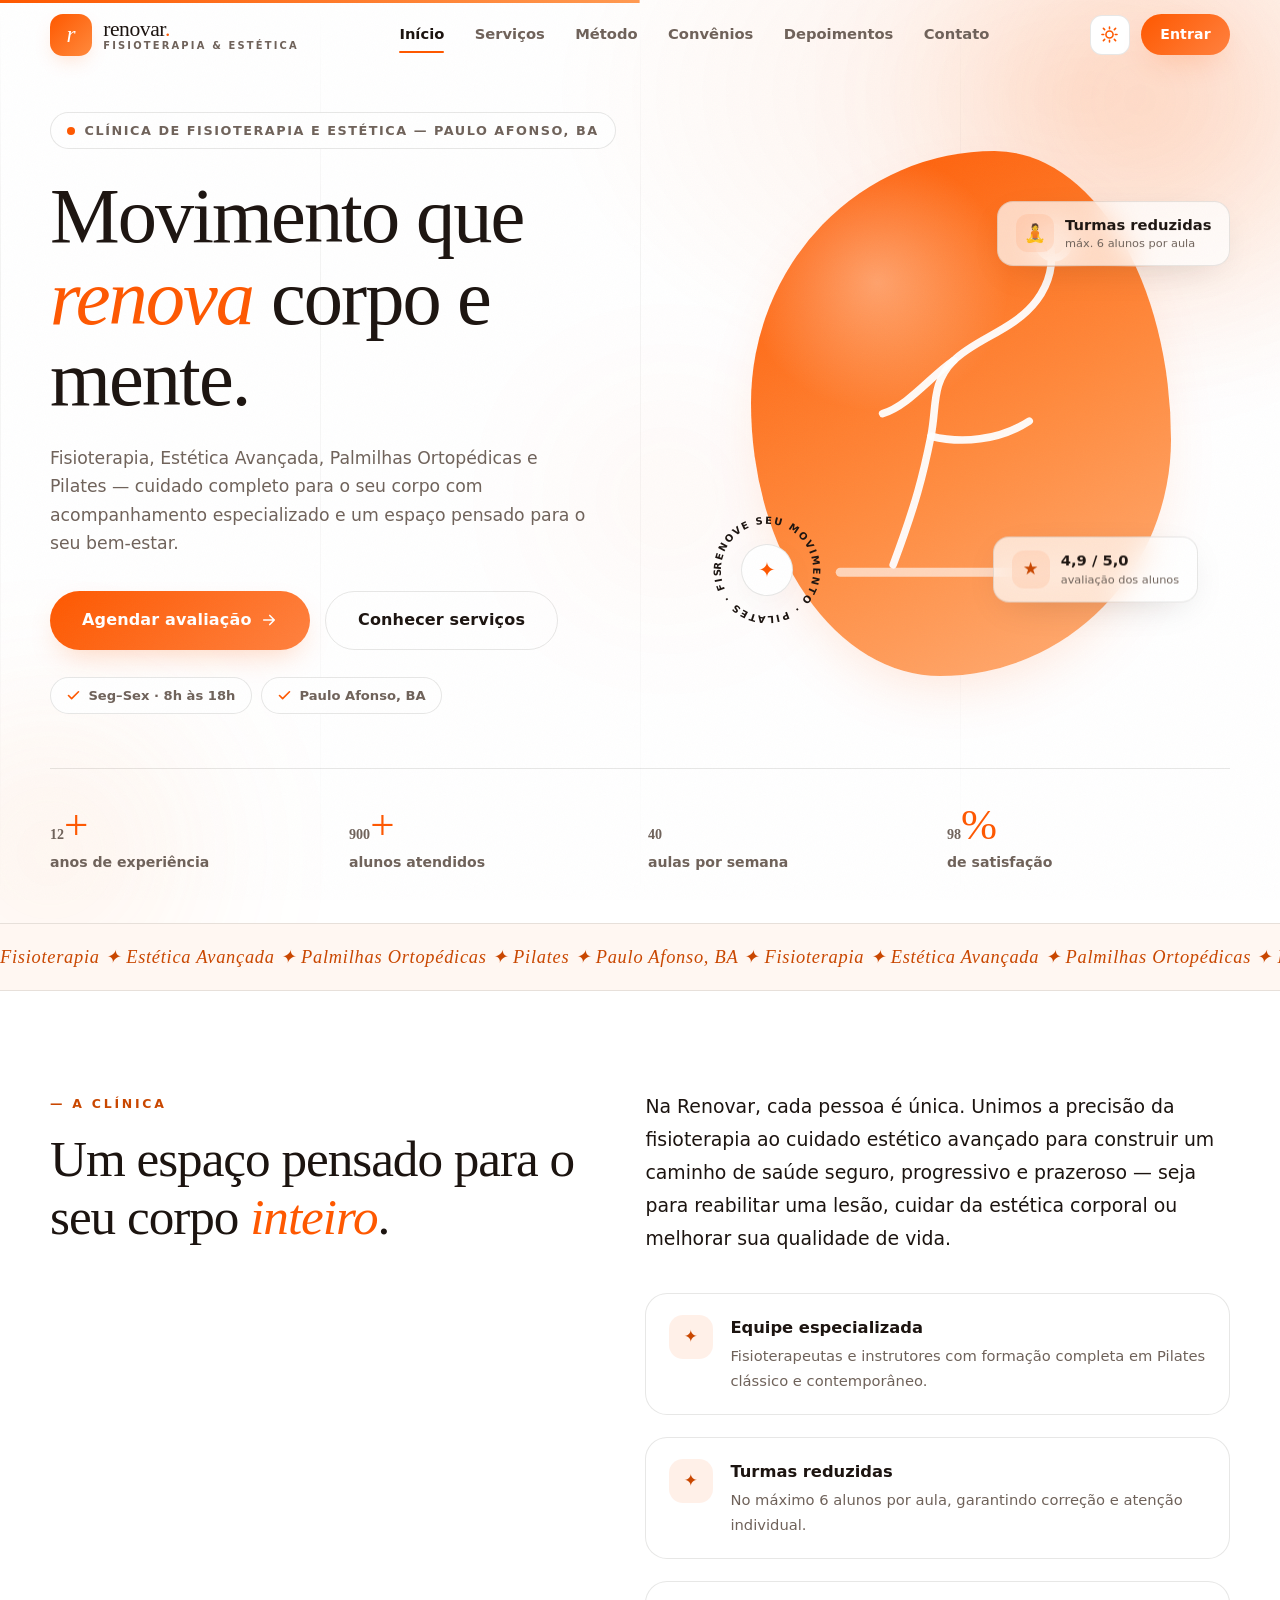
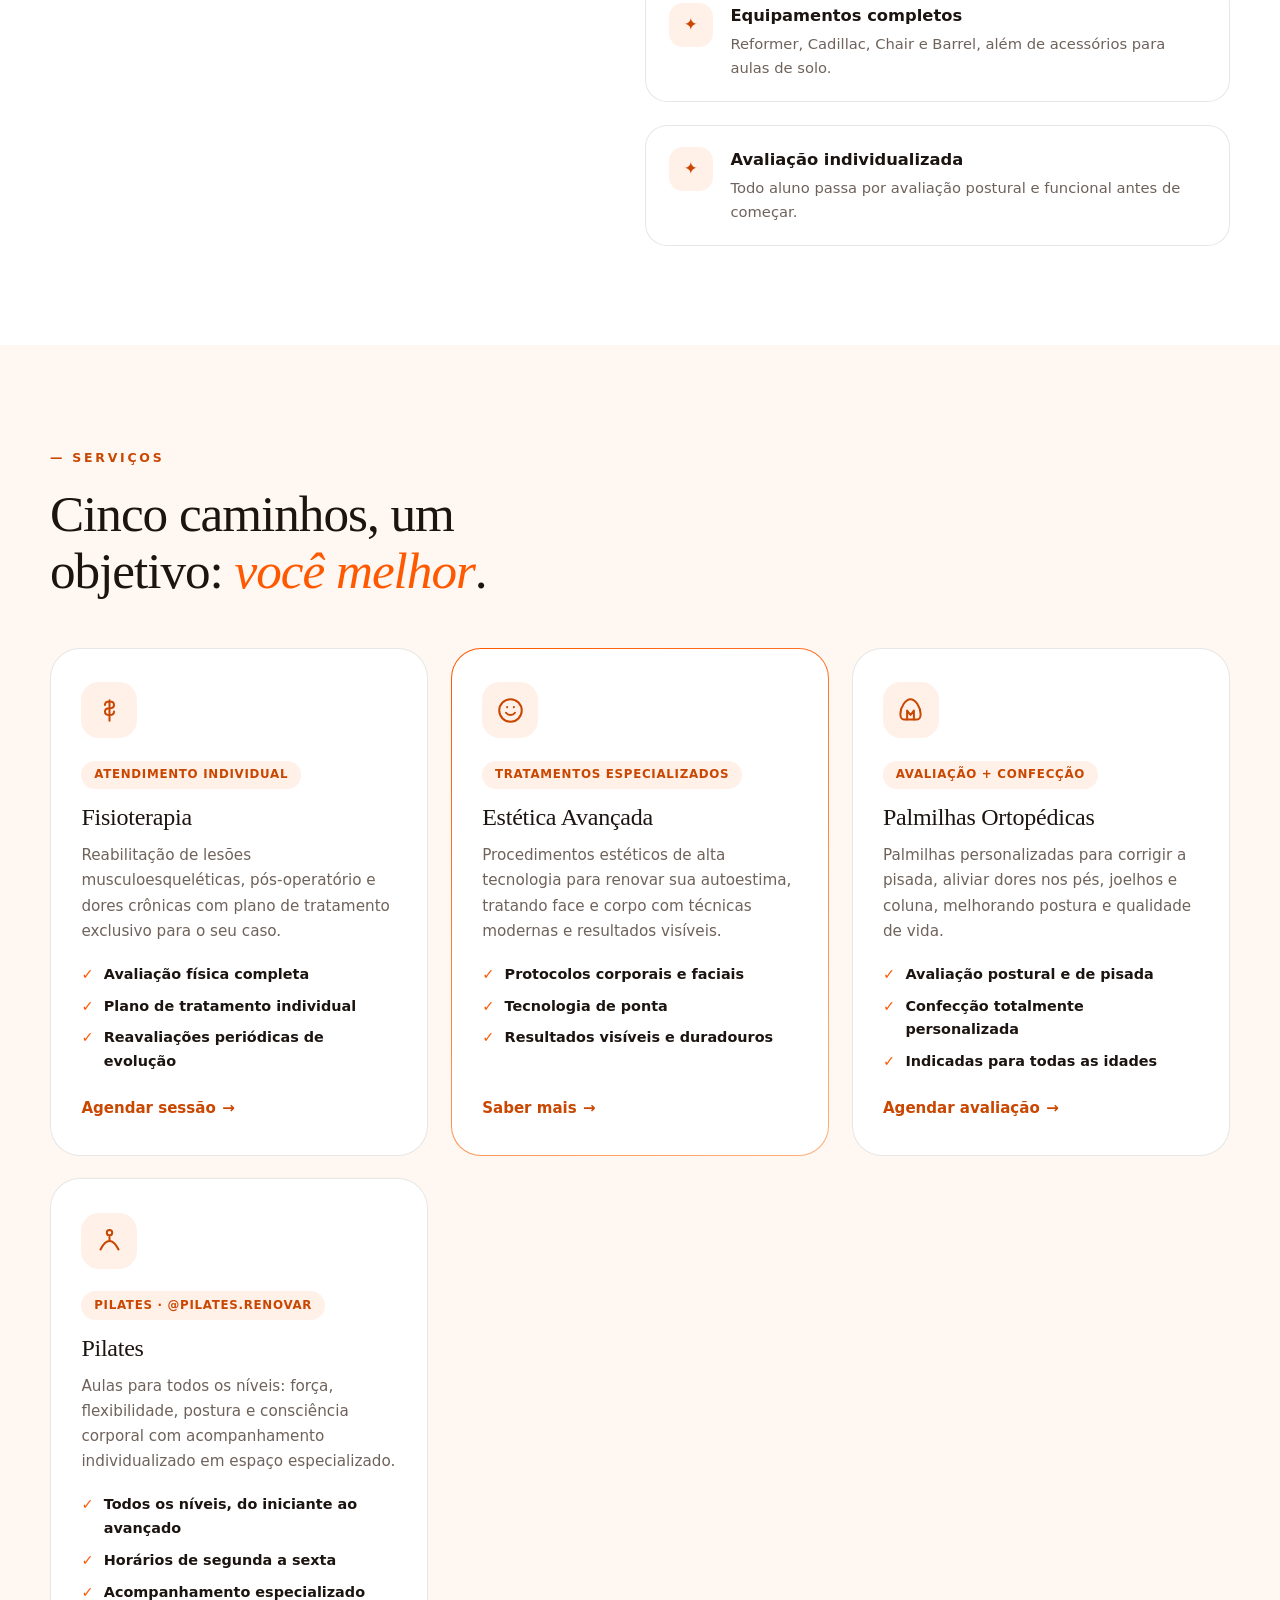
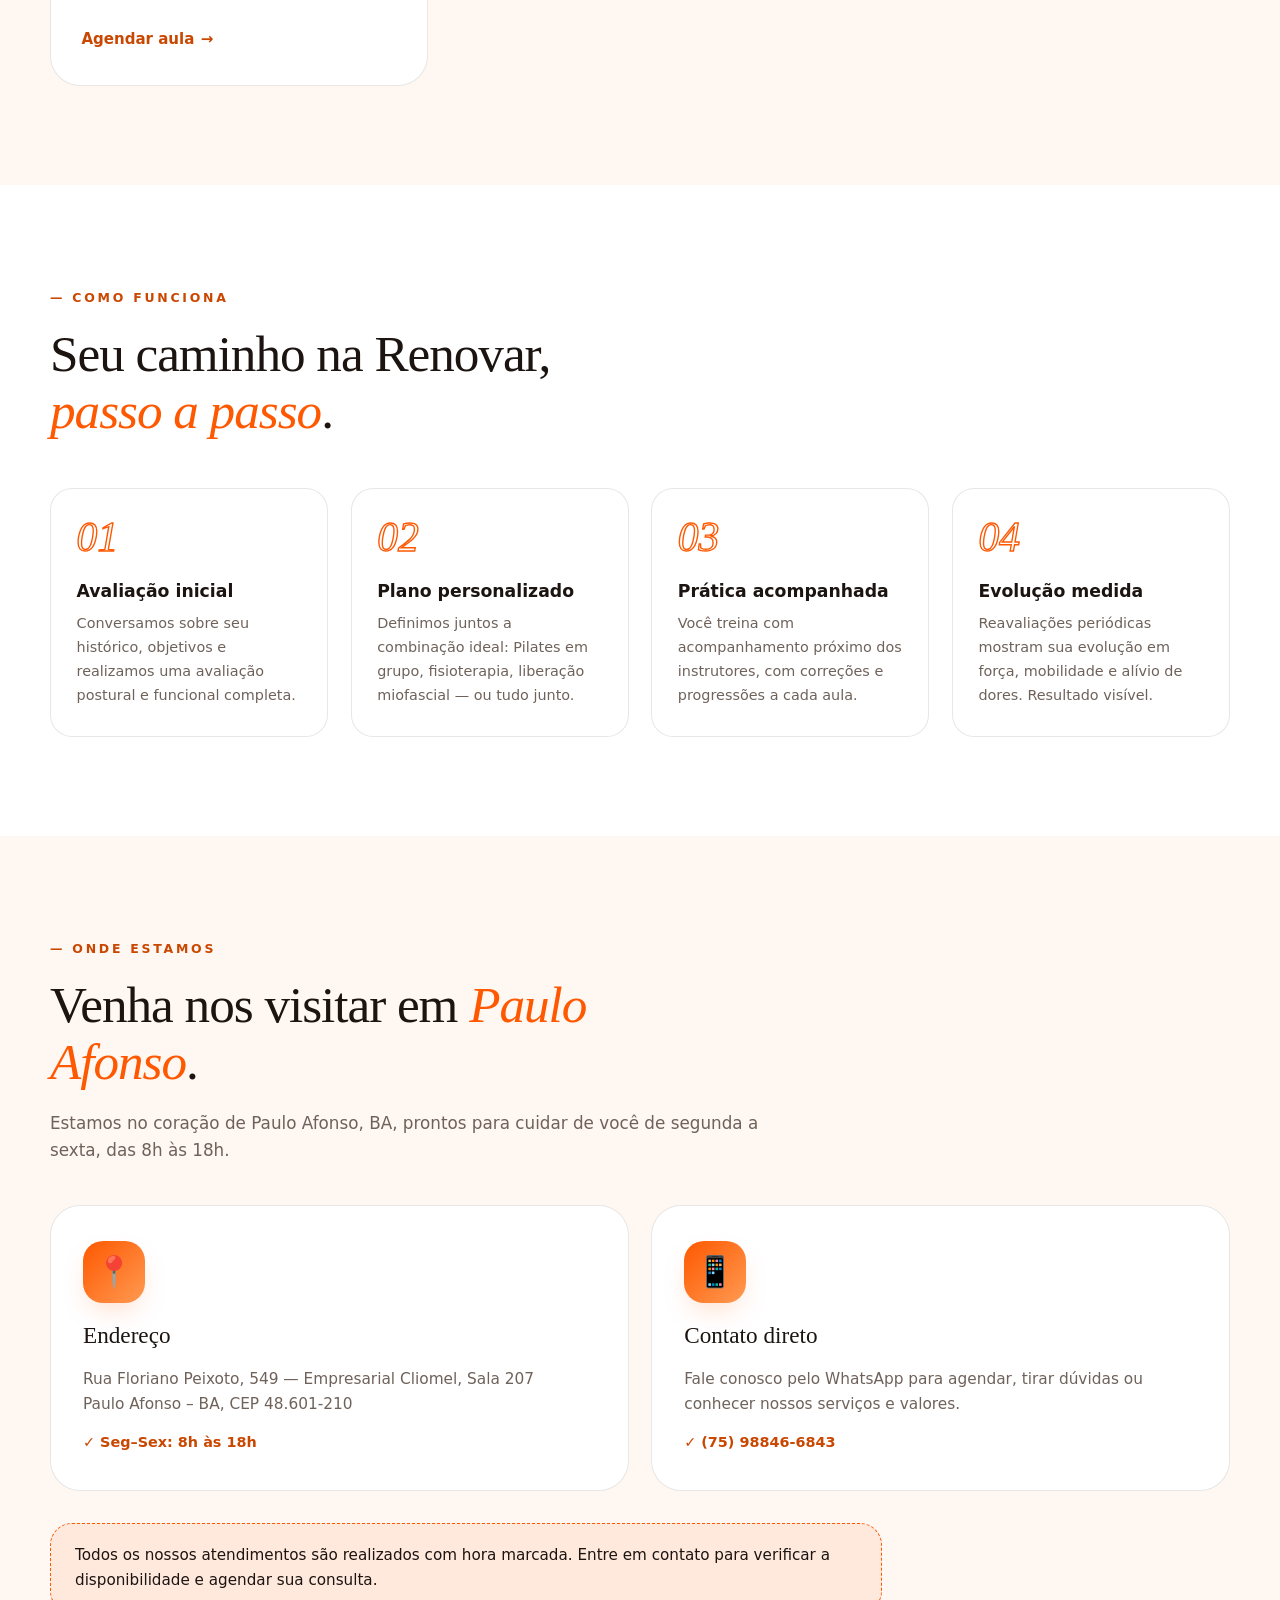
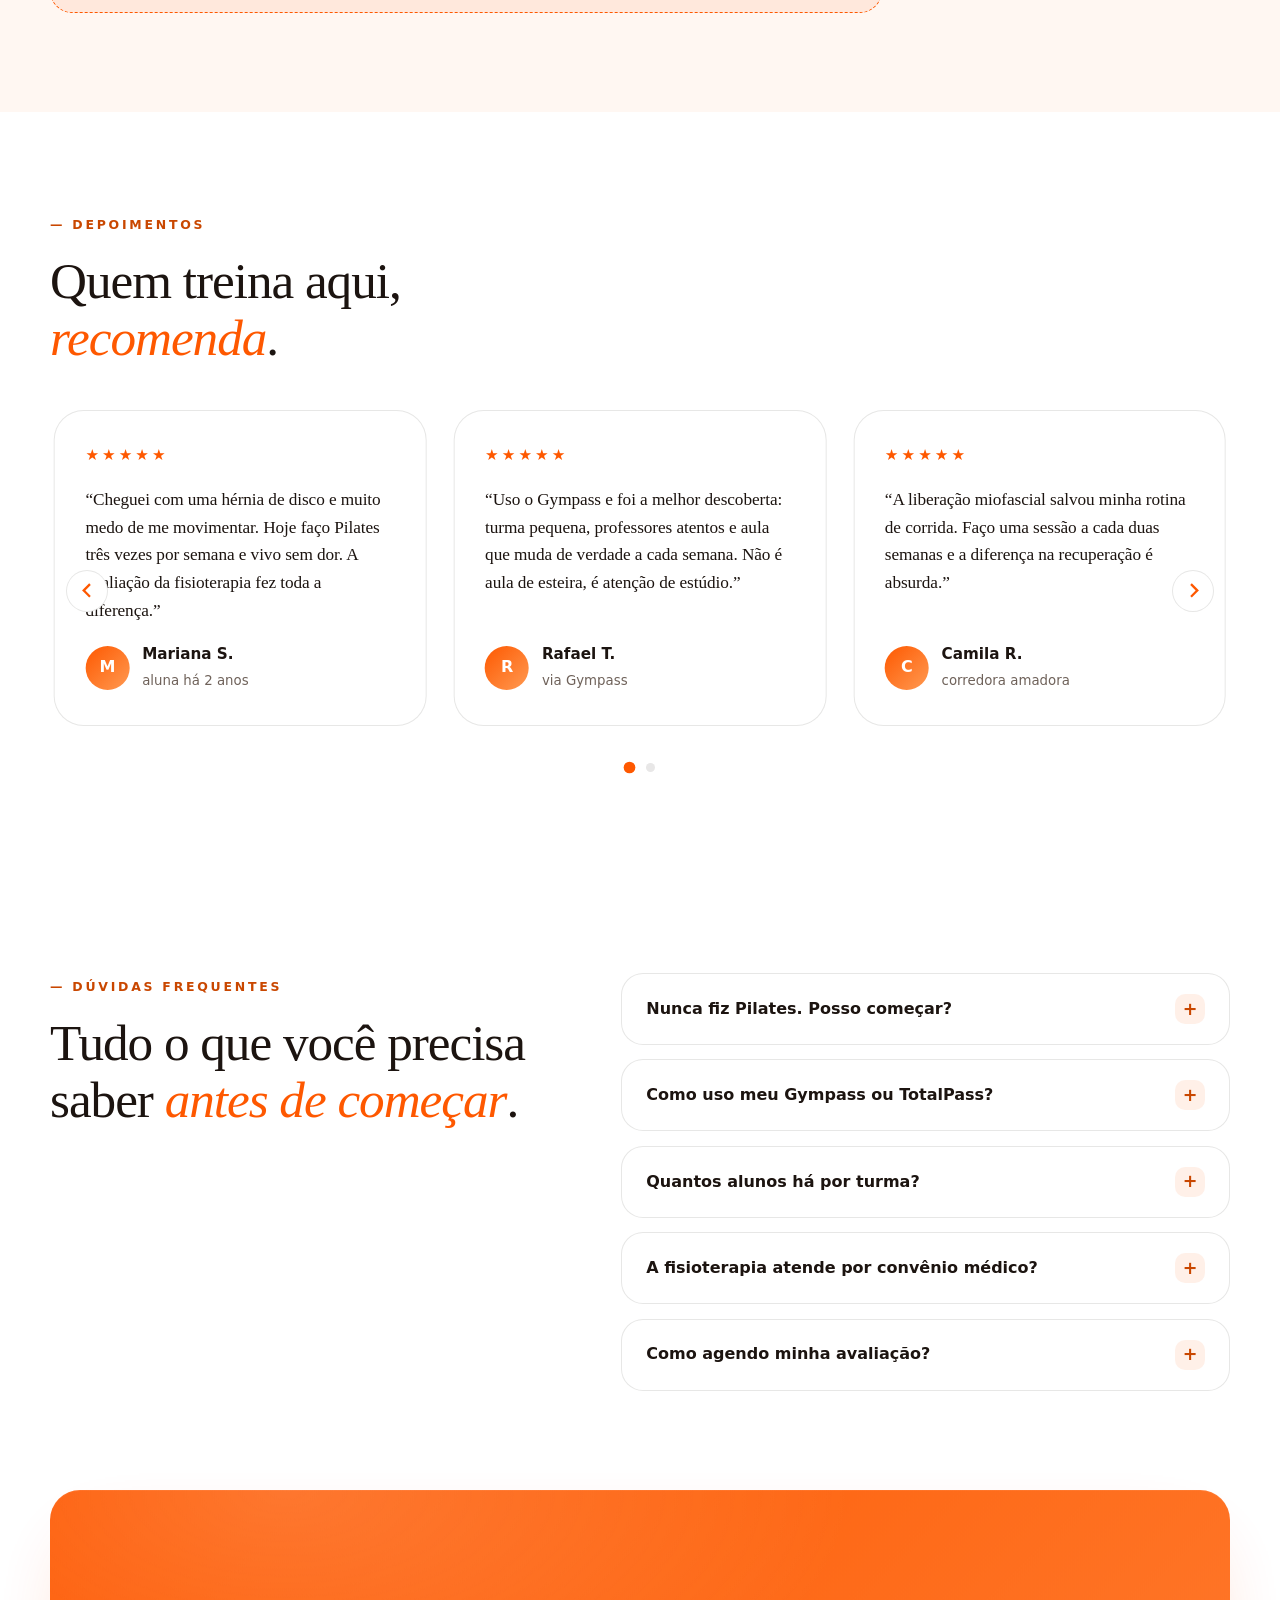
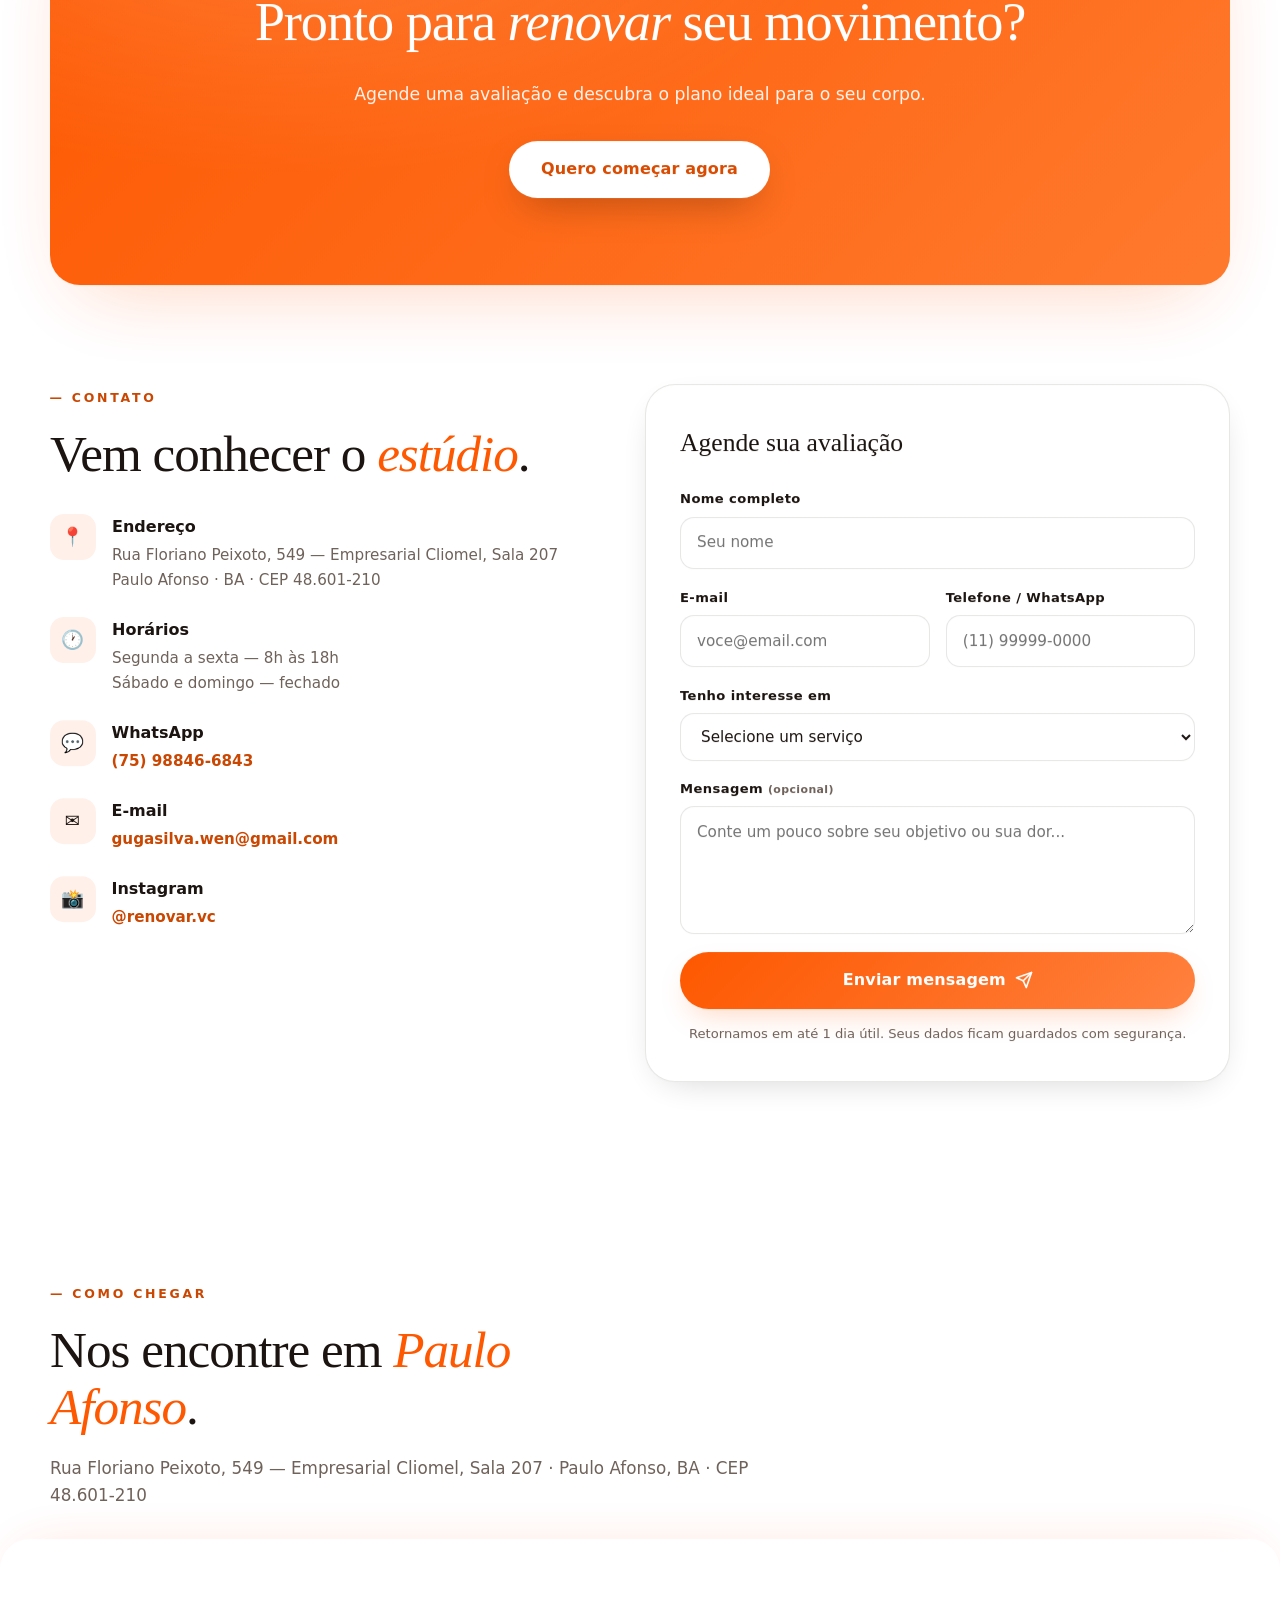
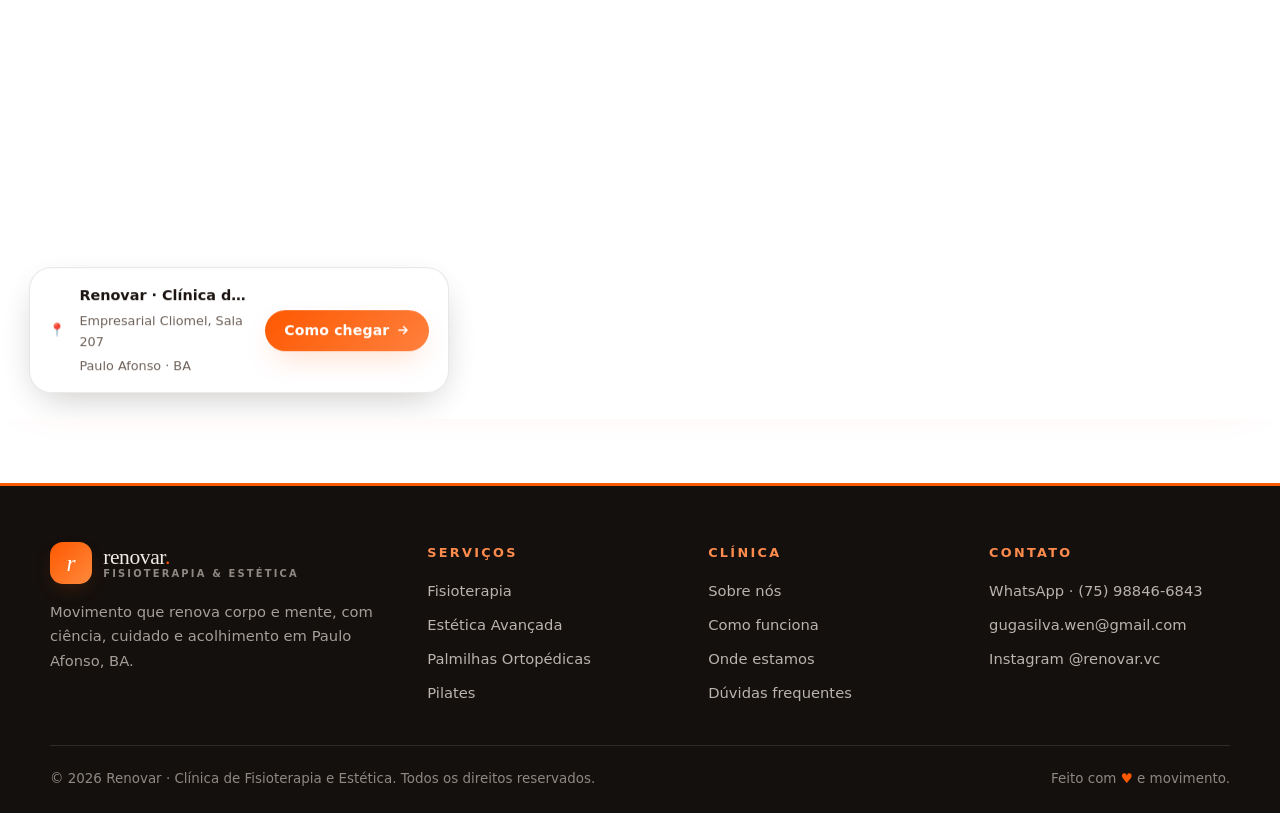
<file: index.html>
<!DOCTYPE html>
<html lang="pt-BR" data-theme="light">
<head>
  <meta charset="UTF-8" />
  <meta name="viewport" content="width=device-width, initial-scale=1.0" />
  <!-- Política de segurança de conteúdo: restringe origens e bloqueia enquadramento (anti-clickjacking) -->
  <meta http-equiv="Content-Security-Policy" content="default-src 'self'; script-src 'self' 'unsafe-inline'; style-src 'self' 'unsafe-inline' https://fonts.googleapis.com; font-src https://fonts.gstatic.com; img-src 'self' data: https:; connect-src 'self' https://*.supabase.co wss://*.supabase.co; frame-src https://www.google.com; frame-ancestors 'none'; base-uri 'self'; form-action 'self'" />
  <title>Renovar · Clínica de Fisioterapia e Estética — Paulo Afonso, BA</title>
  <meta name="description" content="Clínica de Fisioterapia e Estética em Paulo Afonso, BA: Estética Avançada, Palmilhas Ortopédicas, Pilates, Fisioterapia e muito mais. Rua Floriano Peixoto 549, Sala 207. (75) 98846-6843." />
  <meta name="color-scheme" content="light dark" />
  <meta name="theme-color" content="#FE5800" />
  <meta property="og:title" content="Renovar · Clínica de Fisioterapia e Estética" />
  <meta property="og:description" content="Movimento que renova corpo e mente. Fisioterapia, Estética Avançada, Palmilhas Ortopédicas e Pilates em Paulo Afonso, BA." />
  <meta property="og:type" content="website" />
  <link rel="icon" href="data:image/svg+xml,%3Csvg xmlns='http://www.w3.org/2000/svg' viewBox='0 0 64 64'%3E%3Crect width='64' height='64' rx='16' fill='%23FE5800'/%3E%3Ctext x='32' y='44' font-family='Georgia,serif' font-style='italic' font-size='36' fill='white' text-anchor='middle'%3Er%3C/text%3E%3C/svg%3E" />

  <!-- Aplica o tema salvo antes da primeira pintura (evita flash) -->
  <script>
    (function () {
      try {
        var t = localStorage.getItem('renovar-theme');
        if (t !== 'light' && t !== 'dark') {
          t = window.matchMedia('(prefers-color-scheme: dark)').matches ? 'dark' : 'light';
        }
        document.documentElement.setAttribute('data-theme', t);
      } catch (e) { /* localStorage indisponível: mantém o tema claro */ }
    })();
  </script>

  <!-- Fontes (Google Fonts — licença OFL) -->
  <link rel="preconnect" href="https://fonts.googleapis.com" />
  <link rel="preconnect" href="https://fonts.gstatic.com" crossorigin />
  <link href="https://fonts.googleapis.com/css2?family=Fraunces:ital,opsz,wght@0,9..144,300..700;1,9..144,300..700&family=Manrope:wght@400;500;600;700;800&display=swap" rel="stylesheet" />

  <!-- Splide (carrossel — licença MIT) -->
  <link rel="stylesheet" href="css/vendor/splide.min.css" />

  <link rel="stylesheet" href="css/style.css" />
</head>
<body>

  <!-- Preloader -->
  <div class="preloader" id="preloader" aria-hidden="true">
    <div class="preloader-logo">
      <span class="preloader-mark">r</span>
      <span class="preloader-word">renovar<i>.</i></span>
    </div>
  </div>

  <!-- Barra de progresso de leitura -->
  <div class="progress-bar" id="progress-bar" aria-hidden="true"></div>

  <!-- ============ HEADER ============ -->
  <header class="site-header" id="site-header">
    <div class="container header-inner">
      <a href="#inicio" class="logo" aria-label="Renovar — página inicial">
        <span class="logo-mark" aria-hidden="true">r</span>
        <span class="logo-text">
          <strong>renovar<i>.</i></strong>
          <small>fisioterapia &amp; estética</small>
        </span>
      </a>

      <nav class="main-nav" id="main-nav" aria-label="Navegação principal">
        <a href="#inicio">Início</a>
        <a href="#servicos">Serviços</a>
        <a href="#metodo">Método</a>
        <a href="#convenios">Convênios</a>
        <a href="#depoimentos">Depoimentos</a>
        <a href="#contato">Contato</a>
      </nav>

      <div class="header-actions">
        <button class="theme-toggle" id="theme-toggle" aria-label="Alternar tema claro/escuro" title="Alternar tema">
          <svg class="icon-sun" viewBox="0 0 24 24" fill="none" stroke="currentColor" stroke-width="2" stroke-linecap="round"><circle cx="12" cy="12" r="4.5"/><path d="M12 2.5v2.2M12 19.3v2.2M4.3 4.3l1.6 1.6M18.1 18.1l1.6 1.6M2.5 12h2.2M19.3 12h2.2M4.3 19.7l1.6-1.6M18.1 5.9l1.6-1.6"/></svg>
          <svg class="icon-moon" viewBox="0 0 24 24" fill="none" stroke="currentColor" stroke-width="2" stroke-linecap="round" stroke-linejoin="round"><path d="M20.5 14.5A8.5 8.5 0 0 1 9.5 3.5a8.5 8.5 0 1 0 11 11Z"/></svg>
        </button>

        <button class="btn btn-primary btn-sm" id="btn-auth">Entrar</button>

        <div class="user-menu" id="user-menu" hidden>
          <button class="user-chip" id="user-chip" aria-haspopup="true" aria-expanded="false">
            <span class="avatar" id="user-avatar">A</span>
            <span class="user-chip-name" id="user-name">Aluno</span>
            <svg viewBox="0 0 24 24" width="14" height="14" fill="none" stroke="currentColor" stroke-width="2.4" stroke-linecap="round"><path d="m6 9 6 6 6-6"/></svg>
          </button>
          <div class="user-dropdown" id="user-dropdown" hidden>
            <p class="user-dropdown-email" id="user-email"></p>
            <hr />
            <a href="app.html" class="user-dropdown-item">
              <svg viewBox="0 0 24 24" width="16" height="16" fill="none" stroke="currentColor" stroke-width="2" stroke-linecap="round" stroke-linejoin="round"><path d="M3 10.5 12 3l9 7.5M5 9.5V21h14V9.5"/></svg>
              Minha área
            </a>
            <button id="btn-logout" class="user-dropdown-item">
              <svg viewBox="0 0 24 24" width="16" height="16" fill="none" stroke="currentColor" stroke-width="2" stroke-linecap="round" stroke-linejoin="round"><path d="M9 21H5a2 2 0 0 1-2-2V5a2 2 0 0 1 2-2h4"/><path d="m16 17 5-5-5-5M21 12H9"/></svg>
              Sair da conta
            </button>
          </div>
        </div>

        <button class="nav-toggle" id="nav-toggle" aria-label="Abrir menu" aria-expanded="false">
          <span></span><span></span>
        </button>
      </div>
    </div>
  </header>

  <!-- Menu mobile -->
  <div class="mobile-menu" id="mobile-menu" aria-hidden="true">
    <nav aria-label="Menu mobile">
      <a href="#inicio">Início</a>
      <a href="#servicos">Serviços</a>
      <a href="#metodo">Método</a>
      <a href="#convenios">Convênios</a>
      <a href="#depoimentos">Depoimentos</a>
      <a href="#contato">Contato</a>
    </nav>
    <button class="btn btn-primary btn-block" id="btn-auth-mobile">Entrar / Criar conta</button>
  </div>

  <main id="conteudo">

    <!-- ============ HERO ============ -->
    <section class="hero" id="inicio">
      <div class="orb orb-1" aria-hidden="true"></div>
      <div class="orb orb-2" aria-hidden="true"></div>
      <div class="orb orb-3" aria-hidden="true"></div>
      <div class="hero-grid-lines" aria-hidden="true"></div>

      <div class="container hero-inner">
        <div class="hero-copy">
          <p class="eyebrow" data-hero-fade>
            <span class="eyebrow-dot"></span>
            Clínica de Fisioterapia e Estética — Paulo Afonso, BA
          </p>

          <h1 class="hero-title" id="hero-title">
            Movimento que <em>renova</em> corpo e mente.
          </h1>

          <p class="hero-sub" data-hero-fade>
            Fisioterapia, Estética Avançada, Palmilhas Ortopédicas e Pilates —
            cuidado completo para o seu corpo com acompanhamento especializado
            e um espaço pensado para o seu bem-estar.
          </p>

          <div class="hero-ctas" data-hero-fade>
            <a href="#contato" class="btn btn-primary btn-lg magnetic">
              Agendar avaliação
              <svg viewBox="0 0 24 24" width="18" height="18" fill="none" stroke="currentColor" stroke-width="2.2" stroke-linecap="round" stroke-linejoin="round"><path d="M5 12h14M13 6l6 6-6 6"/></svg>
            </a>
            <a href="#servicos" class="btn btn-ghost btn-lg magnetic">Conhecer serviços</a>
          </div>

          <div class="hero-badges" data-hero-fade>
            <span class="pass-pill">
              <svg viewBox="0 0 24 24" width="15" height="15" fill="none" stroke="currentColor" stroke-width="2.6" stroke-linecap="round" stroke-linejoin="round"><path d="M20 6 9 17l-5-5"/></svg>
              Seg–Sex · 8h às 18h
            </span>
            <span class="pass-pill">
              <svg viewBox="0 0 24 24" width="15" height="15" fill="none" stroke="currentColor" stroke-width="2.6" stroke-linecap="round" stroke-linejoin="round"><path d="M20 6 9 17l-5-5"/></svg>
              Paulo Afonso, BA
            </span>
          </div>
        </div>

        <div class="hero-visual" aria-hidden="true">
          <div class="hero-blob">
            <svg class="hero-figure" viewBox="0 0 400 520" fill="none" xmlns="http://www.w3.org/2000/svg">
              <!-- silhueta abstrata de alongamento/pilates -->
              <path class="figure-line" d="M110 460 C 140 380, 150 340, 160 290 C 168 250, 160 220, 190 190 C 220 160, 270 150, 300 110 C 318 86, 322 60, 318 40" stroke="currentColor" stroke-width="10" stroke-linecap="round"/>
              <circle class="figure-line" cx="322" cy="34" r="20" stroke="currentColor" stroke-width="10"/>
              <path class="figure-line" d="M160 290 C 200 300, 250 296, 290 270 M190 190 C 160 210, 130 250, 96 260" stroke="currentColor" stroke-width="10" stroke-linecap="round"/>
              <path class="figure-line figure-mat" d="M40 470 H 360" stroke="currentColor" stroke-width="12" stroke-linecap="round"/>
            </svg>
          </div>

          <div class="rotating-badge">
            <svg viewBox="0 0 200 200">
              <defs>
                <path id="circlePath" d="M100,100 m-72,0 a72,72 0 1,1 144,0 a72,72 0 1,1 -144,0"/>
              </defs>
              <text>
                <textPath href="#circlePath">renove seu movimento · pilates · fisioterapia ·&#160;</textPath>
              </text>
            </svg>
            <span class="rotating-badge-center">✦</span>
          </div>

          <div class="float-card float-card-1">
            <span class="float-card-icon">🧘</span>
            <div>
              <strong>Turmas reduzidas</strong>
              <small>máx. 6 alunos por aula</small>
            </div>
          </div>
          <div class="float-card float-card-2">
            <span class="float-card-icon">★</span>
            <div>
              <strong>4,9 / 5,0</strong>
              <small>avaliação dos alunos</small>
            </div>
          </div>
        </div>
      </div>

      <div class="container hero-stats" data-hero-fade>
        <div class="stat"><strong><span data-count="12">0</span>+</strong><span>anos de experiência</span></div>
        <div class="stat"><strong><span data-count="900">0</span>+</strong><span>alunos atendidos</span></div>
        <div class="stat"><strong><span data-count="40">0</span></strong><span>aulas por semana</span></div>
        <div class="stat"><strong><span data-count="98">0</span>%</strong><span>de satisfação</span></div>
      </div>
    </section>

    <!-- ============ MARQUEE ============ -->
    <div class="marquee" aria-hidden="true">
      <div class="marquee-track">
        <span>Fisioterapia ✦ Estética Avançada ✦ Palmilhas Ortopédicas ✦ Pilates ✦ Paulo Afonso, BA ✦&#160;</span>
        <span>Fisioterapia ✦ Estética Avançada ✦ Palmilhas Ortopédicas ✦ Pilates ✦ Paulo Afonso, BA ✦&#160;</span>
      </div>
    </div>

    <!-- ============ SOBRE ============ -->
    <section class="section about" id="sobre">
      <div class="container about-grid">
        <div class="about-sticky">
          <p class="section-eyebrow" data-reveal>A clínica</p>
          <h2 class="section-title" data-reveal>
            Um espaço pensado para o seu corpo <em>inteiro</em>.
          </h2>
        </div>
        <div class="about-content">
          <p class="lead" data-reveal>
            Na Renovar, cada pessoa é única. Unimos a precisão da fisioterapia ao
            cuidado estético avançado para construir um caminho de saúde seguro,
            progressivo e prazeroso — seja para reabilitar uma lesão, cuidar da
            estética corporal ou melhorar sua qualidade de vida.
          </p>
          <ul class="feature-list">
            <li data-reveal>
              <span class="feature-icon">✦</span>
              <div><strong>Equipe especializada</strong><p>Fisioterapeutas e instrutores com formação completa em Pilates clássico e contemporâneo.</p></div>
            </li>
            <li data-reveal>
              <span class="feature-icon">✦</span>
              <div><strong>Turmas reduzidas</strong><p>No máximo 6 alunos por aula, garantindo correção e atenção individual.</p></div>
            </li>
            <li data-reveal>
              <span class="feature-icon">✦</span>
              <div><strong>Equipamentos completos</strong><p>Reformer, Cadillac, Chair e Barrel, além de acessórios para aulas de solo.</p></div>
            </li>
            <li data-reveal>
              <span class="feature-icon">✦</span>
              <div><strong>Avaliação individualizada</strong><p>Todo aluno passa por avaliação postural e funcional antes de começar.</p></div>
            </li>
          </ul>
        </div>
      </div>
    </section>

    <!-- ============ SERVIÇOS ============ -->
    <section class="section services" id="servicos">
      <div class="container">
        <p class="section-eyebrow" data-reveal>Serviços</p>
        <h2 class="section-title" data-reveal>Cinco caminhos, um objetivo: <em>você melhor</em>.</h2>

        <div class="services-grid">
          <!-- Fisioterapia -->
          <article class="service-card" data-reveal>
            <div class="service-icon" aria-hidden="true">
              <svg viewBox="0 0 24 24" fill="none" stroke="currentColor" stroke-width="1.8" stroke-linecap="round" stroke-linejoin="round"><path d="M12 3v18M8 7c0-2 1.8-3 4-3s4 1 4 3-1.8 3-4 3-4 1-4 3 1.8 3 4 3 4-1 4-3"/></svg>
            </div>
            <span class="service-tag">Atendimento individual</span>
            <h3>Fisioterapia</h3>
            <p>
              Reabilitação de lesões musculoesqueléticas, pós-operatório e dores
              crônicas com plano de tratamento exclusivo para o seu caso.
            </p>
            <ul>
              <li>Avaliação física completa</li>
              <li>Plano de tratamento individual</li>
              <li>Reavaliações periódicas de evolução</li>
            </ul>
            <a href="#contato" class="service-link">Agendar sessão <span aria-hidden="true">→</span></a>
          </article>

          <!-- Estética Avançada -->
          <article class="service-card service-card-featured" data-reveal>
            <div class="service-icon" aria-hidden="true">
              <svg viewBox="0 0 24 24" fill="none" stroke="currentColor" stroke-width="1.8" stroke-linecap="round" stroke-linejoin="round"><path d="M12 2C6.48 2 2 6.48 2 12s4.48 10 10 10 10-4.48 10-10S17.52 2 12 2Z"/><path d="M8 14s1.5 2 4 2 4-2 4-2"/><line x1="9" y1="9" x2="9.01" y2="9"/><line x1="15" y1="9" x2="15.01" y2="9"/></svg>
            </div>
            <span class="service-tag">Tratamentos especializados</span>
            <h3>Estética Avançada</h3>
            <p>
              Procedimentos estéticos de alta tecnologia para renovar sua autoestima,
              tratando face e corpo com técnicas modernas e resultados visíveis.
            </p>
            <ul>
              <li>Protocolos corporais e faciais</li>
              <li>Tecnologia de ponta</li>
              <li>Resultados visíveis e duradouros</li>
            </ul>
            <a href="#contato" class="service-link">Saber mais <span aria-hidden="true">→</span></a>
          </article>

          <!-- Palmilhas Ortopédicas -->
          <article class="service-card" data-reveal>
            <div class="service-icon" aria-hidden="true">
              <svg viewBox="0 0 24 24" fill="none" stroke="currentColor" stroke-width="1.8" stroke-linecap="round" stroke-linejoin="round"><path d="M6 20c-1 0-3-1-3-5 0-3 1-6 3-9 1.5-2 3-4 6-4s4.5 2 6 4c2 3 3 6 3 9 0 4-2 5-3 5H6Z"/><path d="M9 20v-8l3 4 3-4v8"/></svg>
            </div>
            <span class="service-tag">Avaliação + confecção</span>
            <h3>Palmilhas Ortopédicas</h3>
            <p>
              Palmilhas personalizadas para corrigir a pisada, aliviar dores nos
              pés, joelhos e coluna, melhorando postura e qualidade de vida.
            </p>
            <ul>
              <li>Avaliação postural e de pisada</li>
              <li>Confecção totalmente personalizada</li>
              <li>Indicadas para todas as idades</li>
            </ul>
            <a href="#contato" class="service-link">Agendar avaliação <span aria-hidden="true">→</span></a>
          </article>

          <!-- Pilates -->
          <article class="service-card" data-reveal>
            <div class="service-icon" aria-hidden="true">
              <svg viewBox="0 0 24 24" fill="none" stroke="currentColor" stroke-width="1.8" stroke-linecap="round" stroke-linejoin="round"><circle cx="12" cy="5" r="2.4"/><path d="M4 20c2.5-5 5-7.5 8-7.5s5.5 2.5 8 7.5M12 12.5V9"/></svg>
            </div>
            <span class="service-tag">Pilates · @pilates.renovar</span>
            <h3>Pilates</h3>
            <p>
              Aulas para todos os níveis: força, flexibilidade, postura e consciência
              corporal com acompanhamento individualizado em espaço especializado.
            </p>
            <ul>
              <li>Todos os níveis, do iniciante ao avançado</li>
              <li>Horários de segunda a sexta</li>
              <li>Acompanhamento especializado</li>
            </ul>
            <a href="#contato" class="service-link">Agendar aula <span aria-hidden="true">→</span></a>
          </article>
        </div>
      </div>
    </section>

    <!-- ============ MÉTODO ============ -->
    <section class="section method" id="metodo">
      <div class="container">
        <p class="section-eyebrow" data-reveal>Como funciona</p>
        <h2 class="section-title" data-reveal>Seu caminho na Renovar, <em>passo a passo</em>.</h2>

        <ol class="steps">
          <li class="step" data-reveal>
            <span class="step-number">01</span>
            <h3>Avaliação inicial</h3>
            <p>Conversamos sobre seu histórico, objetivos e realizamos uma avaliação postural e funcional completa.</p>
          </li>
          <li class="step" data-reveal>
            <span class="step-number">02</span>
            <h3>Plano personalizado</h3>
            <p>Definimos juntos a combinação ideal: Pilates em grupo, fisioterapia, liberação miofascial — ou tudo junto.</p>
          </li>
          <li class="step" data-reveal>
            <span class="step-number">03</span>
            <h3>Prática acompanhada</h3>
            <p>Você treina com acompanhamento próximo dos instrutores, com correções e progressões a cada aula.</p>
          </li>
          <li class="step" data-reveal>
            <span class="step-number">04</span>
            <h3>Evolução medida</h3>
            <p>Reavaliações periódicas mostram sua evolução em força, mobilidade e alívio de dores. Resultado visível.</p>
          </li>
        </ol>
      </div>
    </section>

    <!-- ============ LOCALIZAÇÃO ============ -->
    <section class="section passes" id="convenios">
      <div class="container">
        <p class="section-eyebrow" data-reveal>Onde estamos</p>
        <h2 class="section-title" data-reveal>Venha nos visitar em <em>Paulo Afonso</em>.</h2>
        <p class="section-sub" data-reveal>
          Estamos no coração de Paulo Afonso, BA, prontos para cuidar de você de
          segunda a sexta, das 8h às 18h.
        </p>

        <div class="passes-grid">
          <div class="pass-card" data-reveal>
            <div class="pass-logo">📍</div>
            <h3>Endereço</h3>
            <p>Rua Floriano Peixoto, 549 — Empresarial Cliomel, Sala 207<br>Paulo Afonso – BA, CEP 48.601-210</p>
            <span class="pass-check">✓ Seg–Sex: 8h às 18h</span>
          </div>
          <div class="pass-card" data-reveal>
            <div class="pass-logo">📱</div>
            <h3>Contato direto</h3>
            <p>Fale conosco pelo WhatsApp para agendar, tirar dúvidas ou conhecer nossos serviços e valores.</p>
            <span class="pass-check">✓ (75) 98846-6843</span>
          </div>
        </div>

        <p class="passes-note" data-reveal>
          Todos os nossos atendimentos são realizados com hora marcada. Entre em
          contato para verificar a disponibilidade e agendar sua consulta.
        </p>
      </div>
    </section>

    <!-- ============ DEPOIMENTOS ============ -->
    <section class="section testimonials" id="depoimentos">
      <div class="container">
        <p class="section-eyebrow" data-reveal>Depoimentos</p>
        <h2 class="section-title" data-reveal>Quem treina aqui, <em>recomenda</em>.</h2>
      </div>

      <div class="container" data-reveal>
        <div class="splide" id="testimonials-slider" aria-label="Depoimentos de alunos">
          <div class="splide__track">
            <ul class="splide__list">
              <li class="splide__slide">
                <figure class="testimonial">
                  <div class="testimonial-stars" aria-label="5 de 5 estrelas">★★★★★</div>
                  <blockquote>“Cheguei com uma hérnia de disco e muito medo de me movimentar. Hoje faço Pilates três vezes por semana e vivo sem dor. A avaliação da fisioterapia fez toda a diferença.”</blockquote>
                  <figcaption><span class="testimonial-avatar">M</span><div><strong>Mariana S.</strong><small>aluna há 2 anos</small></div></figcaption>
                </figure>
              </li>
              <li class="splide__slide">
                <figure class="testimonial">
                  <div class="testimonial-stars" aria-label="5 de 5 estrelas">★★★★★</div>
                  <blockquote>“Uso o Gympass e foi a melhor descoberta: turma pequena, professores atentos e aula que muda de verdade a cada semana. Não é aula de esteira, é atenção de estúdio.”</blockquote>
                  <figcaption><span class="testimonial-avatar">R</span><div><strong>Rafael T.</strong><small>via Gympass</small></div></figcaption>
                </figure>
              </li>
              <li class="splide__slide">
                <figure class="testimonial">
                  <div class="testimonial-stars" aria-label="5 de 5 estrelas">★★★★★</div>
                  <blockquote>“A liberação miofascial salvou minha rotina de corrida. Faço uma sessão a cada duas semanas e a diferença na recuperação é absurda.”</blockquote>
                  <figcaption><span class="testimonial-avatar">C</span><div><strong>Camila R.</strong><small>corredora amadora</small></div></figcaption>
                </figure>
              </li>
              <li class="splide__slide">
                <figure class="testimonial">
                  <div class="testimonial-stars" aria-label="5 de 5 estrelas">★★★★★</div>
                  <blockquote>“Pós-operatório de joelho tratado inteiro aqui. Saí das muletas para o Reformer com uma segurança que eu não imaginava ter de novo.”</blockquote>
                  <figcaption><span class="testimonial-avatar">J</span><div><strong>João P.</strong><small>paciente de fisioterapia</small></div></figcaption>
                </figure>
              </li>
              <li class="splide__slide">
                <figure class="testimonial">
                  <div class="testimonial-stars" aria-label="5 de 5 estrelas">★★★★★</div>
                  <blockquote>“Entro pelo TotalPass e sou tratada como aluna da casa. Ambiente lindo, cheiroso e organizado — dá vontade de chegar mais cedo para a aula.”</blockquote>
                  <figcaption><span class="testimonial-avatar">F</span><div><strong>Fernanda L.</strong><small>via TotalPass</small></div></figcaption>
                </figure>
              </li>
            </ul>
          </div>
        </div>
      </div>
    </section>

    <!-- ============ FAQ ============ -->
    <section class="section faq" id="faq">
      <div class="container faq-grid">
        <div>
          <p class="section-eyebrow" data-reveal>Dúvidas frequentes</p>
          <h2 class="section-title" data-reveal>Tudo o que você precisa saber <em>antes de começar</em>.</h2>
        </div>
        <div class="faq-list">
          <details class="faq-item" data-reveal>
            <summary>Nunca fiz Pilates. Posso começar?<span class="faq-icon" aria-hidden="true">+</span></summary>
            <p>Sim! Todo aluno novo passa por uma avaliação e as turmas acomodam diferentes níveis. Os exercícios são adaptados individualmente, mesmo na aula em grupo.</p>
          </details>
          <details class="faq-item" data-reveal>
            <summary>Como uso meu Gympass ou TotalPass?<span class="faq-icon" aria-hidden="true">+</span></summary>
            <p>Encontre "Renovar Pilates" no app do seu benefício, reserve o horário da aula em grupo e faça o check-in pelo aplicativo ao chegar. Simples assim.</p>
          </details>
          <details class="faq-item" data-reveal>
            <summary>Quantos alunos há por turma?<span class="faq-icon" aria-hidden="true">+</span></summary>
            <p>No máximo 6 alunos por aula. Assim garantimos correção postural e atenção individual, mesmo no formato em grupo.</p>
          </details>
          <details class="faq-item" data-reveal>
            <summary>A fisioterapia atende por convênio médico?<span class="faq-icon" aria-hidden="true">+</span></summary>
            <p>Os atendimentos de Fisioterapia Traumato-Ortopédica e Liberação Miofascial são particulares. Emitimos recibo para reembolso junto ao seu plano de saúde.</p>
          </details>
          <details class="faq-item" data-reveal>
            <summary>Como agendo minha avaliação?<span class="faq-icon" aria-hidden="true">+</span></summary>
            <p>Preencha o formulário de contato aqui do site ou chame a gente no WhatsApp. Retornamos em até um dia útil com os horários disponíveis.</p>
          </details>
        </div>
      </div>
    </section>

    <!-- ============ CTA ============ -->
    <section class="cta-banner" data-reveal>
      <div class="container cta-inner">
        <h2>Pronto para <em>renovar</em> seu movimento?</h2>
        <p>Agende uma avaliação e descubra o plano ideal para o seu corpo.</p>
        <a href="#contato" class="btn btn-light btn-lg magnetic">Quero começar agora</a>
      </div>
    </section>

    <!-- ============ CONTATO ============ -->
    <section class="section contact" id="contato">
      <div class="container contact-grid">
        <div class="contact-info">
          <p class="section-eyebrow" data-reveal>Contato</p>
          <h2 class="section-title" data-reveal>Vem conhecer o <em>estúdio</em>.</h2>

          <ul class="contact-list">
            <li data-reveal>
              <span class="contact-icon">📍</span>
              <div><strong>Endereço</strong><p>Rua Floriano Peixoto, 549 — Empresarial Cliomel, Sala 207<br/>Paulo Afonso · BA · CEP 48.601-210</p></div>
            </li>
            <li data-reveal>
              <span class="contact-icon">🕐</span>
              <div><strong>Horários</strong><p>Segunda a sexta — 8h às 18h<br/>Sábado e domingo — fechado</p></div>
            </li>
            <li data-reveal>
              <span class="contact-icon">💬</span>
              <div><strong>WhatsApp</strong><p><a href="https://wa.me/5575988466843" target="_blank" rel="noopener">(75) 98846-6843</a></p></div>
            </li>
            <li data-reveal>
              <span class="contact-icon">✉️</span>
              <div><strong>E-mail</strong><p><a href="mailto:gugasilva.wen@gmail.com">gugasilva.wen@gmail.com</a></p></div>
            </li>
            <li data-reveal>
              <span class="contact-icon">📸</span>
              <div><strong>Instagram</strong><p><a href="https://www.instagram.com/renovar.vc/" target="_blank" rel="noopener">@renovar.vc</a></p></div>
            </li>
          </ul>
        </div>

        <form class="contact-form" id="form-contact" data-reveal novalidate>
          <h3>Agende sua avaliação</h3>
          <div class="field">
            <label for="contact-name">Nome completo</label>
            <input type="text" id="contact-name" name="name" placeholder="Seu nome" required autocomplete="name" />
          </div>
          <div class="field-row">
            <div class="field">
              <label for="contact-email">E-mail</label>
              <input type="email" id="contact-email" name="email" placeholder="voce@email.com" required autocomplete="email" />
            </div>
            <div class="field">
              <label for="contact-phone">Telefone / WhatsApp</label>
              <input type="tel" id="contact-phone" name="phone" placeholder="(11) 99999-0000" autocomplete="tel" />
            </div>
          </div>
          <div class="field">
            <label for="contact-interest">Tenho interesse em</label>
            <select id="contact-interest" name="interest" required>
              <option value="" disabled selected>Selecione um serviço</option>
              <option value="fisioterapia">Fisioterapia</option>
              <option value="estetica">Estética Avançada</option>
              <option value="palmilhas">Palmilhas Ortopédicas</option>
              <option value="pilates">Pilates</option>
              <option value="avaliacao">Avaliação geral</option>
            </select>
          </div>
          <div class="field">
            <label for="contact-message">Mensagem <small>(opcional)</small></label>
            <textarea id="contact-message" name="message" rows="4" placeholder="Conte um pouco sobre seu objetivo ou sua dor..."></textarea>
          </div>
          <button type="submit" class="btn btn-primary btn-lg btn-block">
            Enviar mensagem
            <svg viewBox="0 0 24 24" width="18" height="18" fill="none" stroke="currentColor" stroke-width="2.2" stroke-linecap="round" stroke-linejoin="round"><path d="m22 2-7 20-4-9-9-4Z"/><path d="M22 2 11 13"/></svg>
          </button>
          <p class="form-hint">Retornamos em até 1 dia útil. Seus dados ficam guardados com segurança.</p>
        </form>
      </div>
    </section>

    <!-- ============ MAPA ============ -->
    <section class="section map-section" id="mapa" aria-label="Localização no mapa">
      <div class="container" data-reveal>
        <p class="section-eyebrow">Como chegar</p>
        <h2 class="section-title">Nos encontre em <em>Paulo Afonso</em>.</h2>
        <p class="section-sub" style="margin-bottom:1.8rem">
          Rua Floriano Peixoto, 549 — Empresarial Cliomel, Sala 207 · Paulo Afonso, BA · CEP 48.601-210
        </p>
      </div>
      <div class="map-wrapper" data-reveal>
        <iframe
          id="mapa-google"
          title="Localização da Renovar Clínica — Paulo Afonso, BA"
          src="https://www.google.com/maps/embed?pb=!1m18!1m12!1m3!1d3889.123456789!2d-38.2133!3d-9.4008!2m3!1f0!2f0!3f0!3m2!1i1024!2i768!4f13.1!3m3!1m2!1s0x0%3A0x0!2sRua+Floriano+Peixoto%2C+549%2C+Paulo+Afonso%2C+BA%2C+48601-210!5e0!3m2!1spt-BR!2sbr!4v1720000000000!5m2!1spt-BR!2sbr"
          width="100%"
          height="420"
          style="border:0;"
          allowfullscreen=""
          loading="lazy"
          referrerpolicy="no-referrer-when-downgrade">
        </iframe>
        <div class="map-overlay-card" aria-hidden="true">
          <span class="map-pin-icon">📍</span>
          <div>
            <strong>Renovar · Clínica de Fisioterapia e Estética</strong>
            <span>Empresarial Cliomel, Sala 207</span>
            <span>Paulo Afonso · BA</span>
          </div>
          <a
            href="https://www.google.com/maps/search/Rua+Floriano+Peixoto+549+Empresarial+Cliomel+Paulo+Afonso+BA"
            target="_blank"
            rel="noopener"
            class="btn btn-primary btn-sm map-directions-btn"
          >
            Como chegar
            <svg viewBox="0 0 24 24" width="14" height="14" fill="none" stroke="currentColor" stroke-width="2.4" stroke-linecap="round" stroke-linejoin="round"><path d="M5 12h14M13 6l6 6-6 6"/></svg>
          </a>
        </div>
      </div>
    </section>
  </main>

  <!-- ============ FOOTER ============ -->
  <footer class="site-footer">
    <div class="container footer-grid">
      <div class="footer-brand">
        <a href="#inicio" class="logo">
          <span class="logo-mark" aria-hidden="true">r</span>
          <span class="logo-text"><strong>renovar<i>.</i></strong><small>fisioterapia &amp; estética</small></span>
        </a>
        <p>Movimento que renova corpo e mente, com ciência, cuidado e acolhimento em Paulo Afonso, BA.</p>
      </div>
      <div class="footer-col">
        <h4>Serviços</h4>
        <a href="#servicos">Fisioterapia</a>
        <a href="#servicos">Estética Avançada</a>
        <a href="#servicos">Palmilhas Ortopédicas</a>
        <a href="#servicos">Pilates</a>
      </div>
      <div class="footer-col">
        <h4>Clínica</h4>
        <a href="#sobre">Sobre nós</a>
        <a href="#metodo">Como funciona</a>
        <a href="#convenios">Onde estamos</a>
        <a href="#faq">Dúvidas frequentes</a>
      </div>
      <div class="footer-col">
        <h4>Contato</h4>
        <a href="https://wa.me/5575988466843" target="_blank" rel="noopener">WhatsApp · (75) 98846-6843</a>
        <a href="mailto:gugasilva.wen@gmail.com">gugasilva.wen@gmail.com</a>
        <a href="https://www.instagram.com/renovar.vc/" target="_blank" rel="noopener">Instagram @renovar.vc</a>
      </div>
    </div>
    <div class="container footer-bottom">
      <p>© <span id="year">2026</span> Renovar · Clínica de Fisioterapia e Estética. Todos os direitos reservados.</p>
      <p class="footer-love">Feito com <span aria-hidden="true">♥</span> e movimento.</p>
    </div>
  </footer>

  <!-- ============ MODAL DE AUTENTICAÇÃO ============ -->
  <div class="modal" id="auth-modal" aria-hidden="true">
    <div class="modal-backdrop" data-close-modal></div>
    <div class="modal-card" role="dialog" aria-modal="true" aria-labelledby="auth-title">
      <button class="modal-close" data-close-modal aria-label="Fechar">
        <svg viewBox="0 0 24 24" width="20" height="20" fill="none" stroke="currentColor" stroke-width="2.2" stroke-linecap="round"><path d="M18 6 6 18M6 6l12 12"/></svg>
      </button>

      <div class="modal-head">
        <h3 id="auth-title">Área do aluno</h3>
        <p id="auth-subtitle">Acesse sua conta ou crie um cadastro gratuito.</p>
      </div>

      <div class="auth-tabs" role="tablist" id="auth-tabs">
        <button role="tab" id="tab-login" aria-selected="true" aria-controls="form-login">Entrar</button>
        <button role="tab" id="tab-register" aria-selected="false" aria-controls="form-register">Criar conta</button>
        <span class="tab-pill" aria-hidden="true"></span>
      </div>

      <!-- LOGIN -->
      <form class="auth-form" id="form-login" novalidate>
        <div class="field">
          <label for="login-email">E-mail</label>
          <input type="email" id="login-email" placeholder="voce@email.com" required autocomplete="email" />
        </div>
        <div class="field">
          <label for="login-password">Senha</label>
          <div class="password-wrap">
            <input type="password" id="login-password" placeholder="Sua senha" required autocomplete="current-password" minlength="8" />
            <button type="button" class="toggle-password" aria-label="Mostrar senha" tabindex="-1">
              <svg class="eye-open" viewBox="0 0 24 24" width="18" height="18" fill="none" stroke="currentColor" stroke-width="2" stroke-linecap="round" stroke-linejoin="round"><path d="M2 12s3.5-7 10-7 10 7 10 7-3.5 7-10 7-10-7-10-7Z"/><circle cx="12" cy="12" r="3"/></svg>
              <svg class="eye-closed" viewBox="0 0 24 24" width="18" height="18" fill="none" stroke="currentColor" stroke-width="2" stroke-linecap="round" stroke-linejoin="round"><path d="M17.94 17.94A10.07 10.07 0 0 1 12 20c-7 0-11-8-11-8a18.45 18.45 0 0 1 5.06-5.94M9.9 4.24A9.12 9.12 0 0 1 12 4c7 0 11 8 11 8a18.5 18.5 0 0 1-2.16 3.19m-6.72-1.07a3 3 0 1 1-4.24-4.24"/><path d="m1 1 22 22"/></svg>
            </button>
          </div>
        </div>
        <button type="button" class="link-forgot" id="link-forgot">Esqueci minha senha</button>
        <button type="submit" class="btn btn-primary btn-block btn-lg">Entrar</button>
      </form>

      <!-- REGISTRO -->
      <form class="auth-form" id="form-register" hidden novalidate>
        <div class="field">
          <label for="reg-name">Nome completo</label>
          <input type="text" id="reg-name" placeholder="Seu nome" required autocomplete="name" />
        </div>
        <div class="field">
          <label for="reg-email">E-mail</label>
          <input type="email" id="reg-email" placeholder="voce@email.com" required autocomplete="email" />
        </div>
        <div class="field-row">
          <div class="field">
            <label for="reg-phone">Telefone <small>(opcional)</small></label>
            <input type="tel" id="reg-phone" placeholder="(11) 99999-0000" autocomplete="tel" />
          </div>
          <div class="field">
            <label for="reg-plan">Como pretende treinar?</label>
            <select id="reg-plan" required>
              <option value="particular" selected>Particular</option>
              <option value="gympass">Gympass (Wellhub)</option>
              <option value="totalpass">TotalPass</option>
            </select>
          </div>
        </div>
        <div class="field">
          <label for="reg-password">Senha</label>
          <div class="password-wrap">
            <input type="password" id="reg-password" placeholder="Mínimo 8 caracteres" required autocomplete="new-password" minlength="8" />
            <button type="button" class="toggle-password" aria-label="Mostrar senha" tabindex="-1">
              <svg class="eye-open" viewBox="0 0 24 24" width="18" height="18" fill="none" stroke="currentColor" stroke-width="2" stroke-linecap="round" stroke-linejoin="round"><path d="M2 12s3.5-7 10-7 10 7 10 7-3.5 7-10 7-10-7-10-7Z"/><circle cx="12" cy="12" r="3"/></svg>
              <svg class="eye-closed" viewBox="0 0 24 24" width="18" height="18" fill="none" stroke="currentColor" stroke-width="2" stroke-linecap="round" stroke-linejoin="round"><path d="M17.94 17.94A10.07 10.07 0 0 1 12 20c-7 0-11-8-11-8a18.45 18.45 0 0 1 5.06-5.94M9.9 4.24A9.12 9.12 0 0 1 12 4c7 0 11 8 11 8a18.5 18.5 0 0 1-2.16 3.19m-6.72-1.07a3 3 0 1 1-4.24-4.24"/><path d="m1 1 22 22"/></svg>
            </button>
          </div>
          <div class="password-strength" id="password-strength" aria-hidden="true">
            <span></span><span></span><span></span><span></span>
          </div>
          <p class="password-hint" id="password-hint">Use pelo menos 8 caracteres, com letras e números.</p>
        </div>
        <button type="submit" class="btn btn-primary btn-block btn-lg">Criar minha conta</button>
        <p class="form-hint">Ao criar a conta, você concorda em receber comunicações do estúdio. Seus dados ficam protegidos.</p>
      </form>

      <!-- ESQUECI A SENHA -->
      <form class="auth-form" id="form-forgot" hidden novalidate>
        <div class="field">
          <label for="forgot-email">E-mail cadastrado</label>
          <input type="email" id="forgot-email" placeholder="voce@email.com" required autocomplete="email" />
        </div>
        <button type="submit" class="btn btn-primary btn-block btn-lg">Enviar link de recuperação</button>
        <button type="button" class="link-forgot" id="link-back-login">← Voltar para o login</button>
      </form>

      <!-- SUCESSO -->
      <div class="auth-success" id="auth-success" hidden>
        <div class="auth-success-icon" aria-hidden="true">
          <svg viewBox="0 0 24 24" width="30" height="30" fill="none" stroke="currentColor" stroke-width="2.4" stroke-linecap="round" stroke-linejoin="round"><path d="M20 6 9 17l-5-5"/></svg>
        </div>
        <h4 id="auth-success-title">Tudo certo!</h4>
        <p id="auth-success-message"></p>
        <button class="btn btn-ghost" data-close-modal>Fechar</button>
      </div>
    </div>
  </div>

  <!-- Toasts -->
  <div class="toast-root" id="toast-root" aria-live="polite"></div>

  <!-- ============ SCRIPTS ============ -->
  <!-- Bibliotecas vendorizadas localmente (sem dependência de CDN em produção):
       GSAP + ScrollTrigger (licença gratuita GSAP) · Lenis 1.1.14 (MIT — builds 1.2+/1.3+
       não funcionam como script clássico) · Splide (MIT) · supabase-js (MIT) -->
  <script src="js/vendor/gsap.min.js" defer></script>
  <script src="js/vendor/ScrollTrigger.min.js" defer></script>
  <script src="js/vendor/lenis.min.js" defer></script>
  <script src="js/vendor/splide.min.js" defer></script>
  <script src="js/vendor/supabase.min.js" defer></script>

  <script src="js/config.js" defer></script>
  <script src="js/app.js" defer></script>
  <script src="js/auth.js" defer></script>
</body>
</html>
</file>
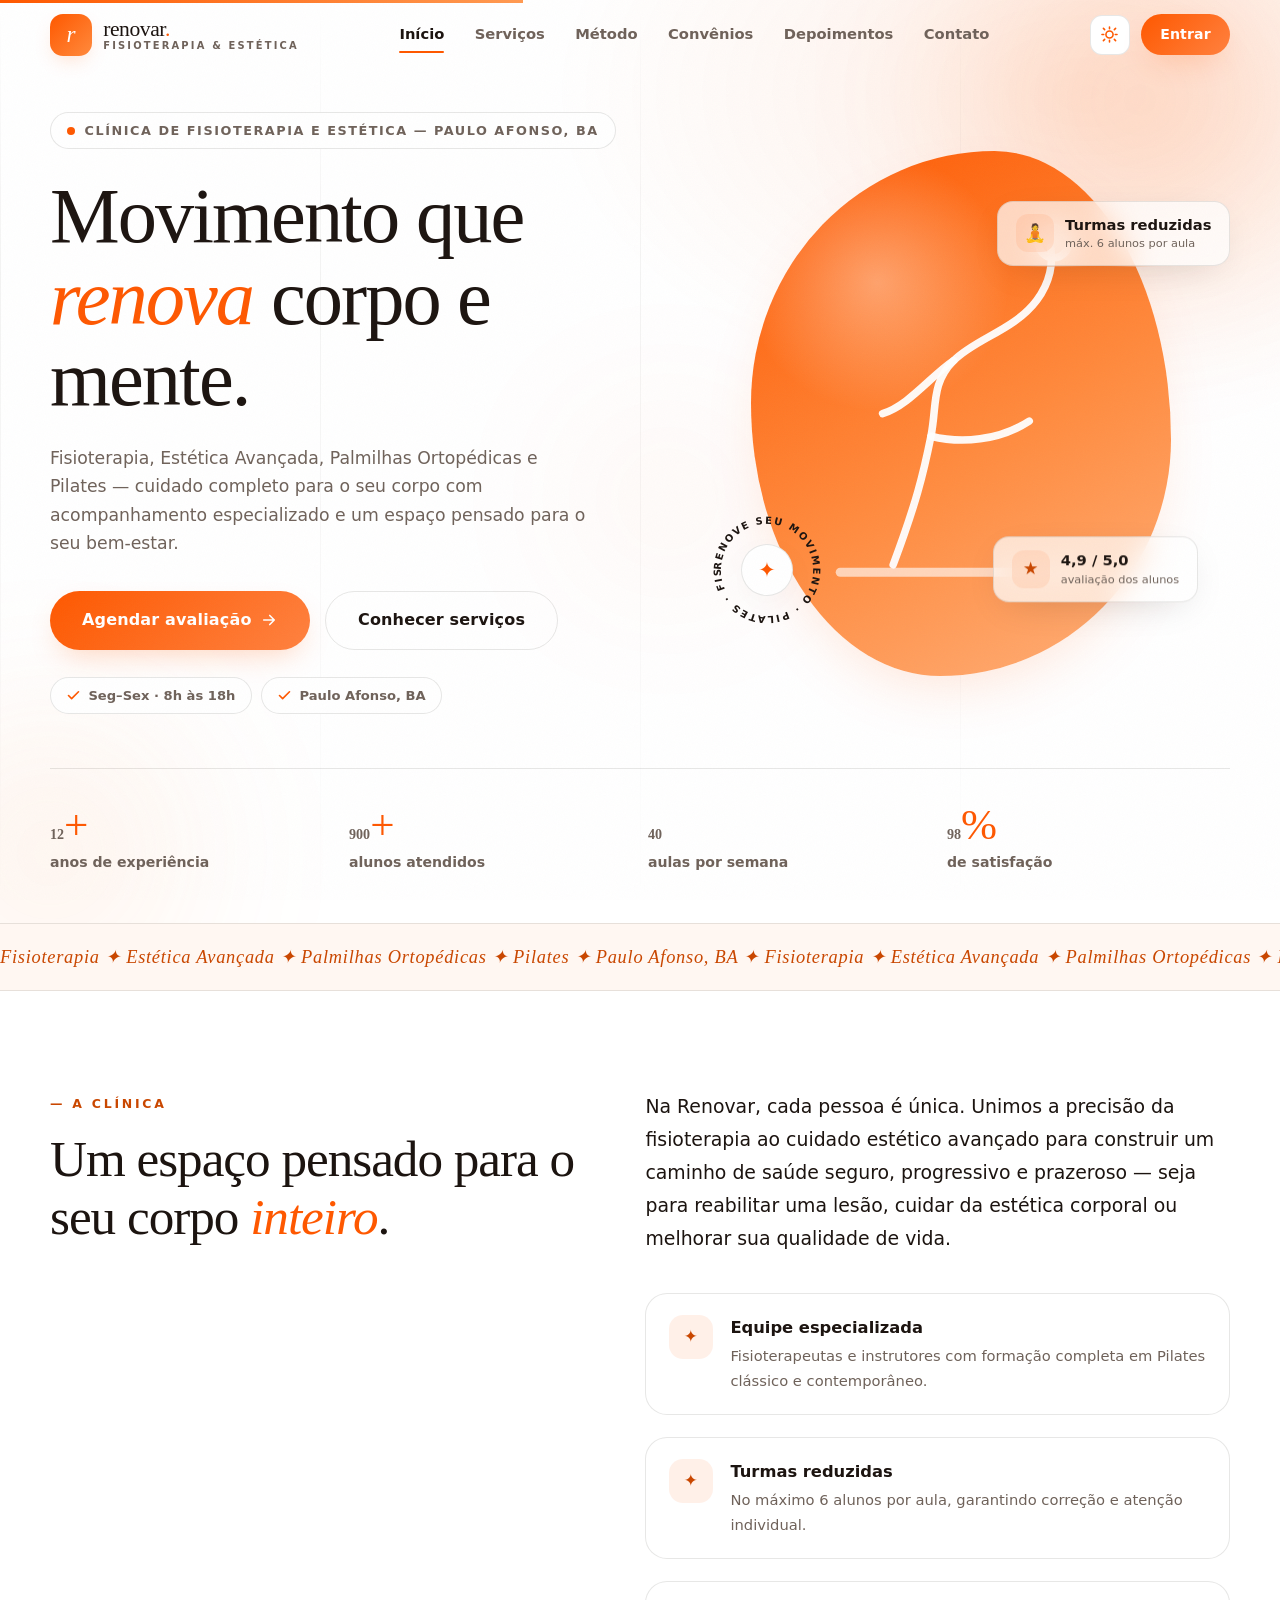
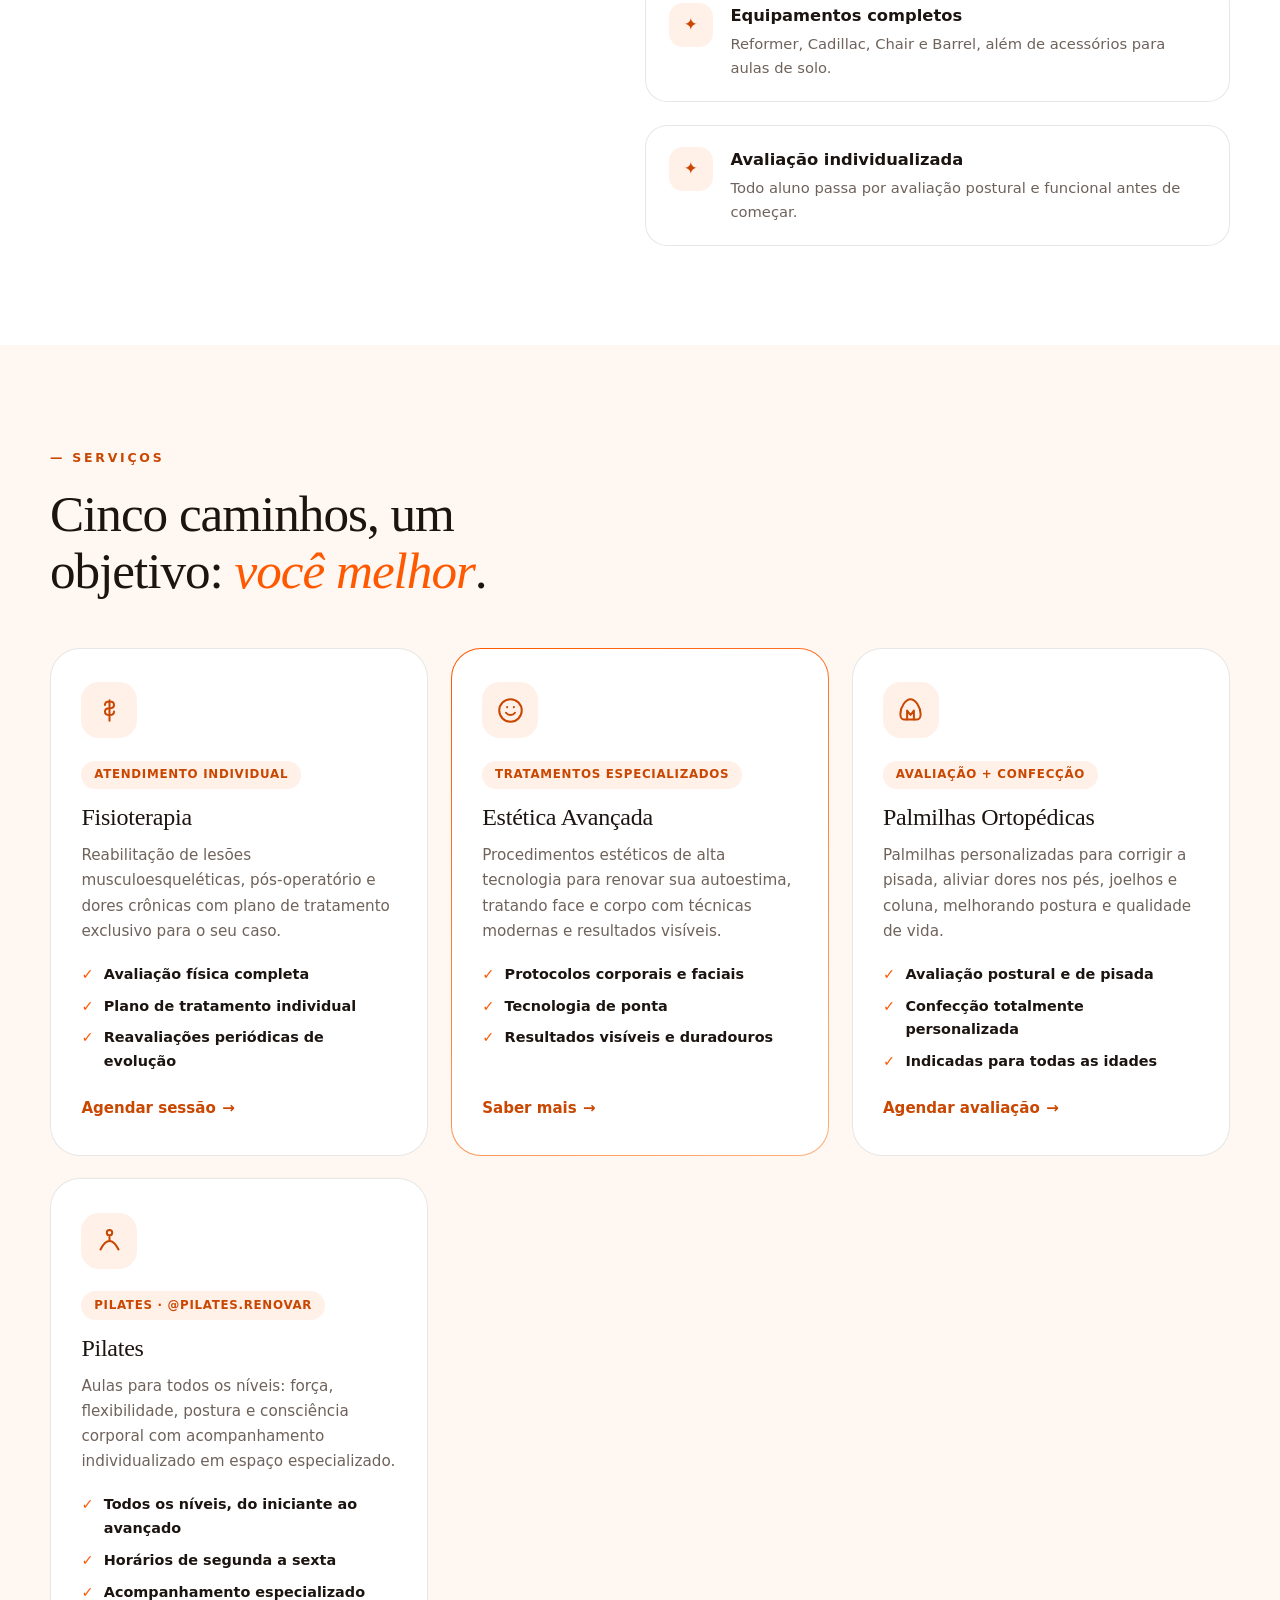
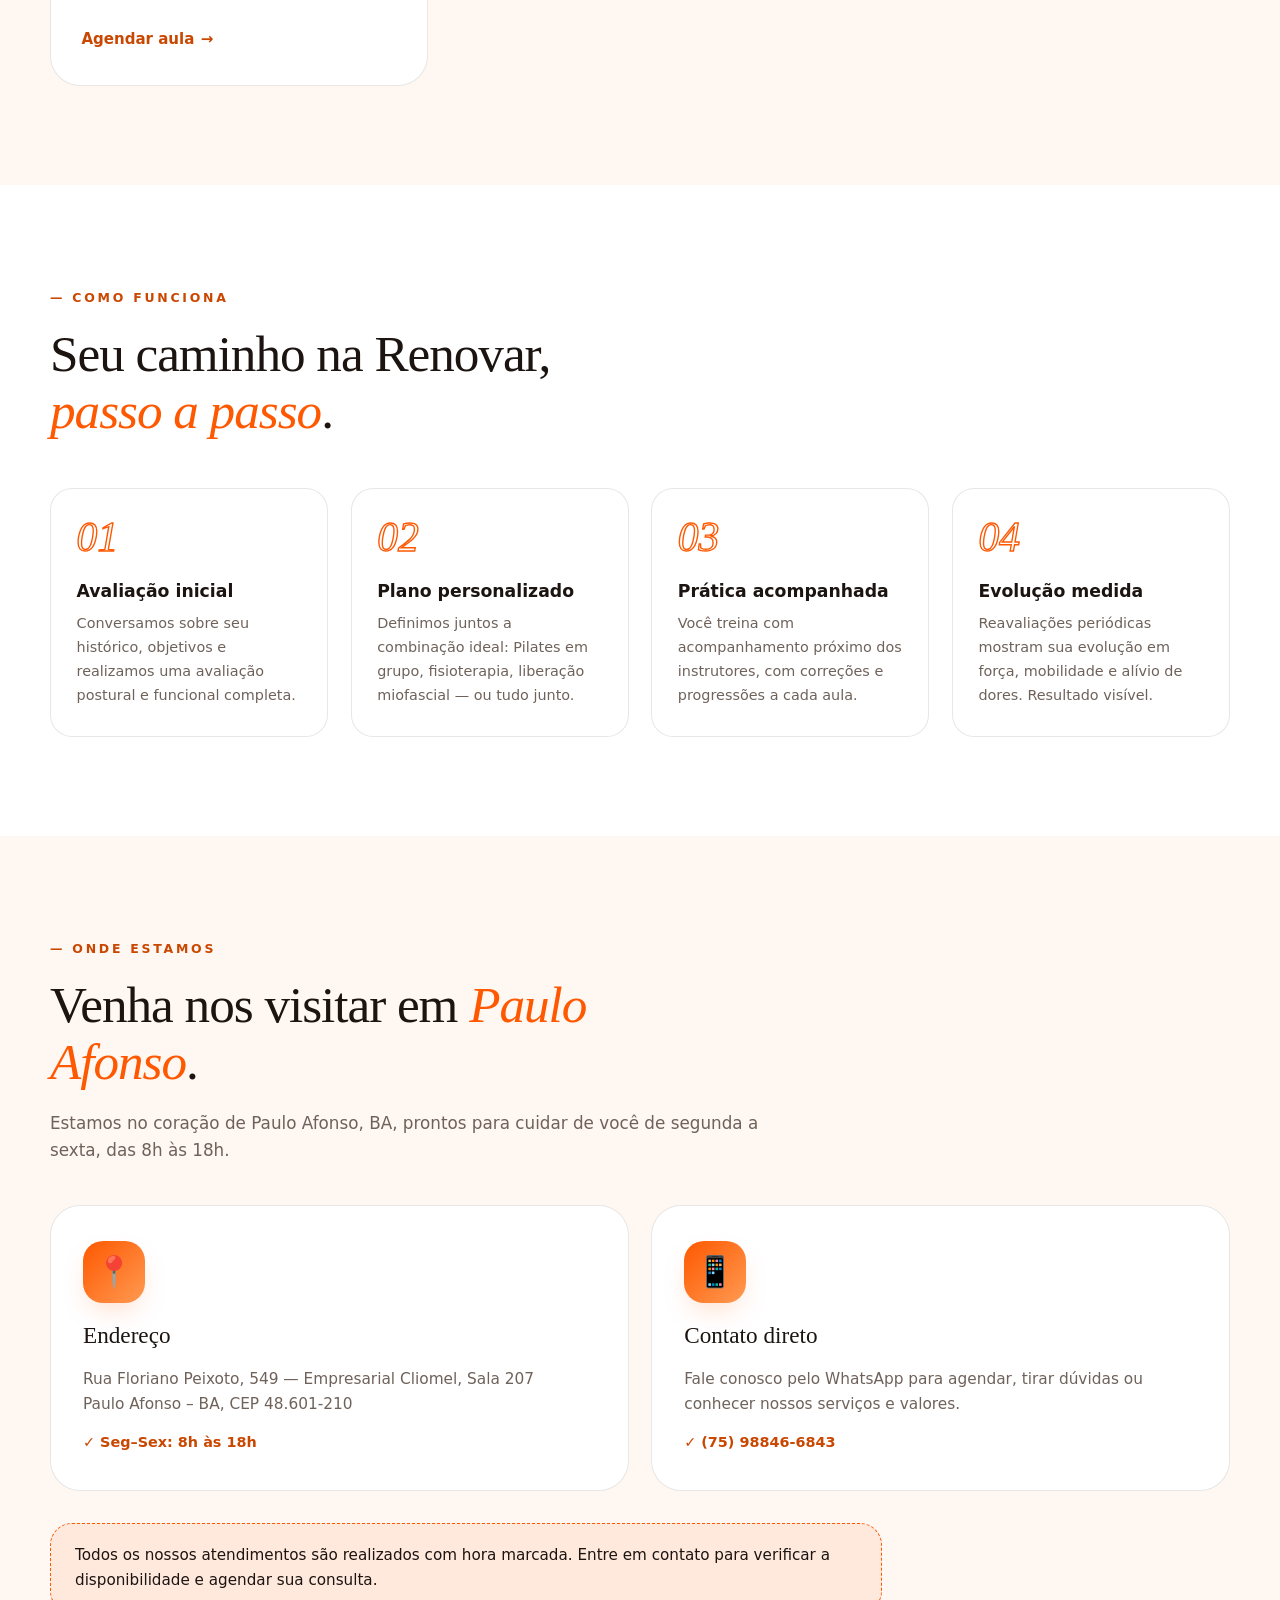
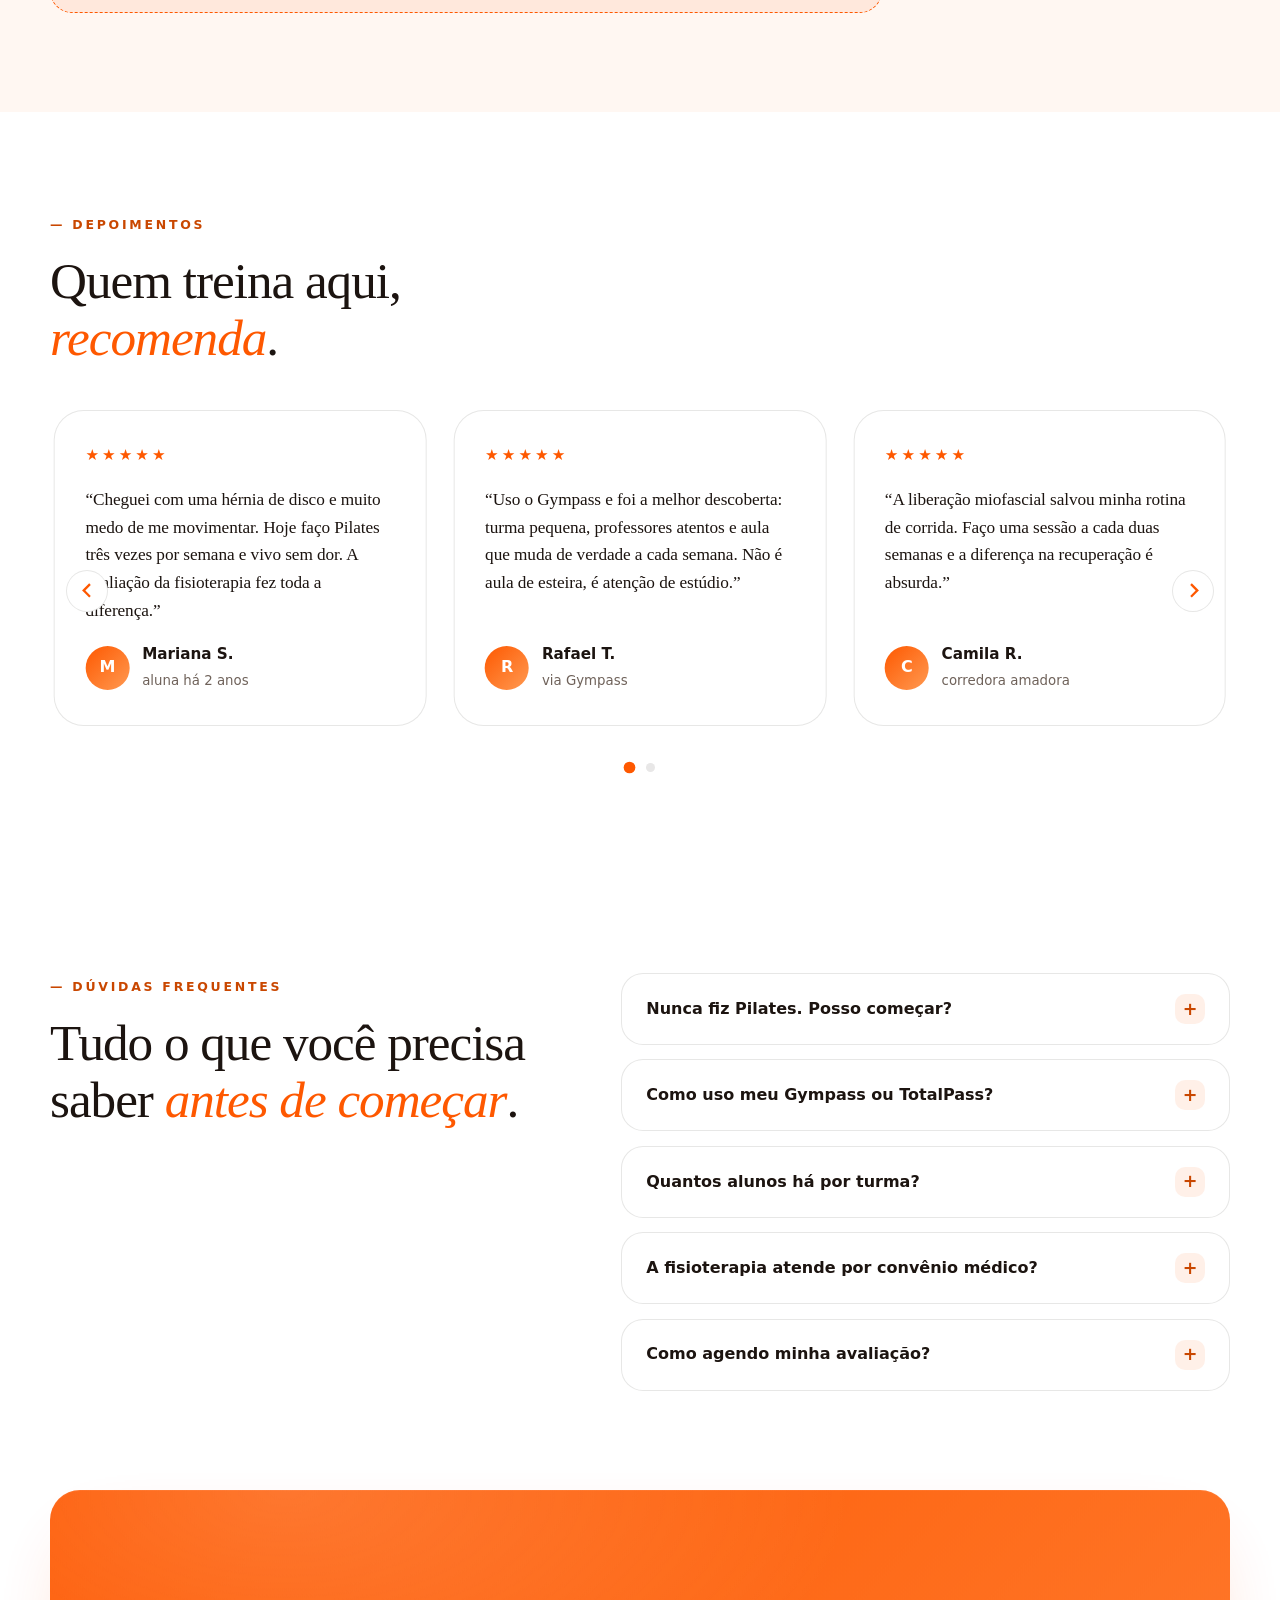
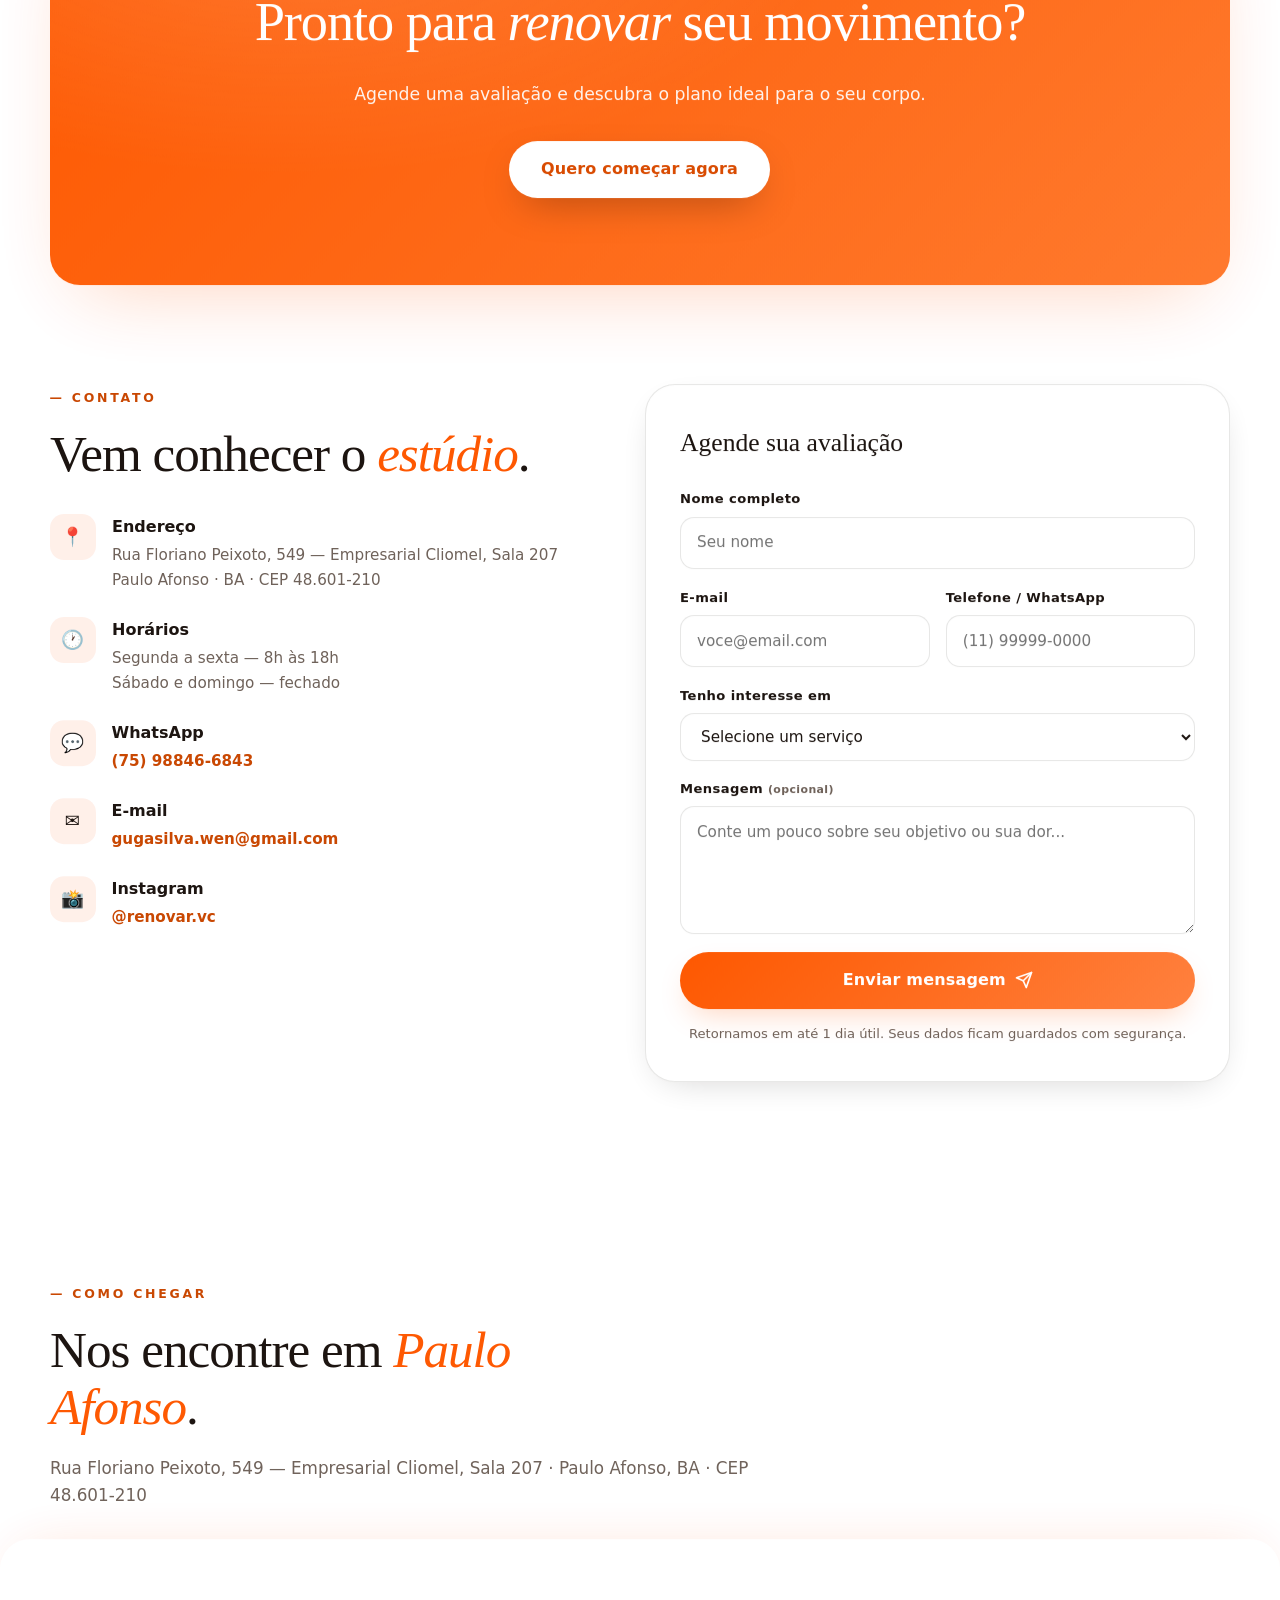
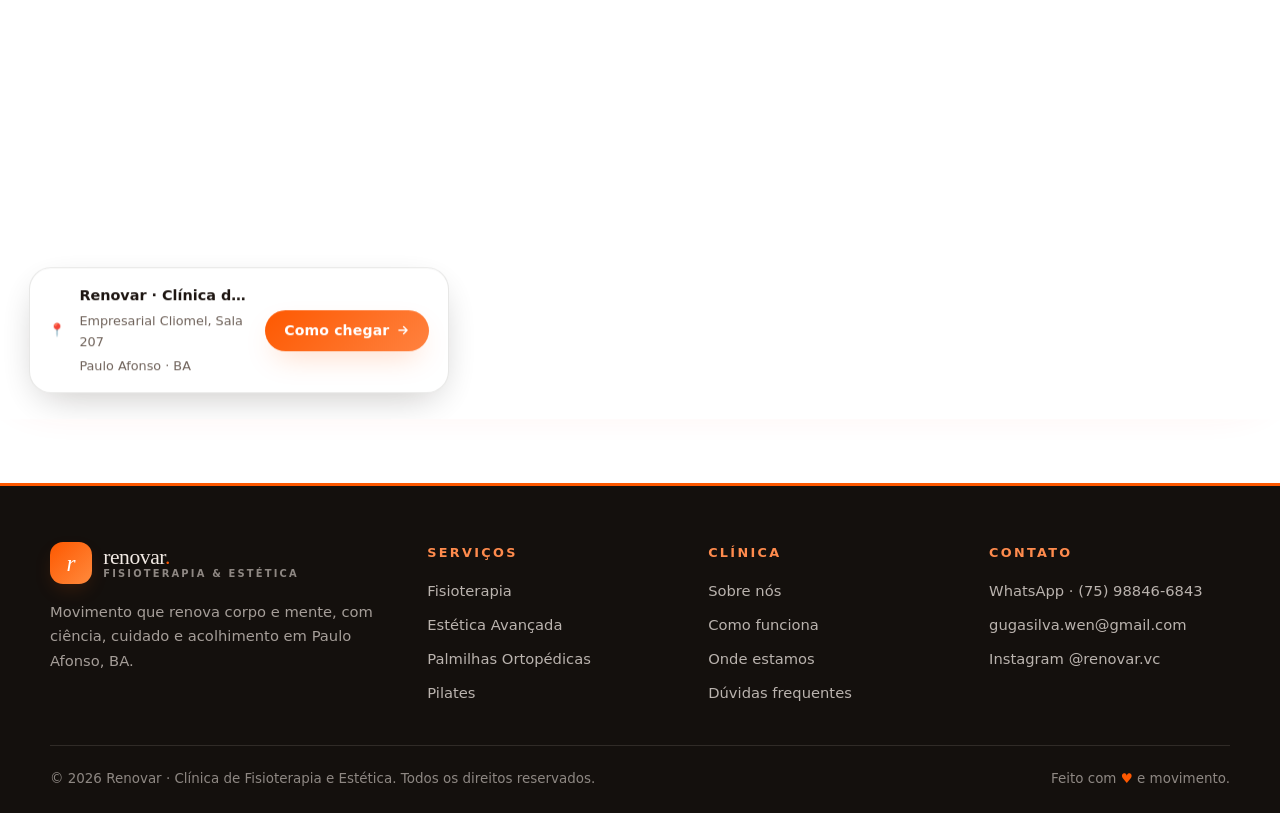
<file: app.html>
<!DOCTYPE html>
<html lang="pt-BR" data-theme="light">
<head>
  <meta charset="UTF-8" />
  <meta name="viewport" content="width=device-width, initial-scale=1.0" />
  <!-- Política de segurança de conteúdo: restringe origens e bloqueia enquadramento (anti-clickjacking) -->
  <meta http-equiv="Content-Security-Policy" content="default-src 'self'; script-src 'self' 'unsafe-inline'; style-src 'self' 'unsafe-inline' https://fonts.googleapis.com; font-src https://fonts.gstatic.com; img-src 'self' data: https: blob:; connect-src 'self' https://*.supabase.co wss://*.supabase.co; frame-ancestors 'none'; base-uri 'self'; form-action 'self'" />
  <title>Renovar · Sistema</title>
  <meta name="robots" content="noindex" />
  <meta name="color-scheme" content="light dark" />
  <link rel="icon" href="data:image/svg+xml,%3Csvg xmlns='http://www.w3.org/2000/svg' viewBox='0 0 64 64'%3E%3Crect width='64' height='64' rx='16' fill='%23FE5800'/%3E%3Ctext x='32' y='44' font-family='Georgia,serif' font-style='italic' font-size='36' fill='white' text-anchor='middle'%3Er%3C/text%3E%3C/svg%3E" />

  <!-- Aplica o tema salvo antes da primeira pintura (evita flash) -->
  <script>
    (function () {
      try {
        var t = localStorage.getItem('renovar-theme');
        if (t !== 'light' && t !== 'dark') {
          t = window.matchMedia('(prefers-color-scheme: dark)').matches ? 'dark' : 'light';
        }
        document.documentElement.setAttribute('data-theme', t);
      } catch (e) {}
    })();
  </script>

  <link rel="preconnect" href="https://fonts.googleapis.com" />
  <link rel="preconnect" href="https://fonts.gstatic.com" crossorigin />
  <link href="https://fonts.googleapis.com/css2?family=Fraunces:ital,opsz,wght@0,9..144,300..700;1,9..144,300..700&family=Manrope:wght@400;500;600;700;800&display=swap" rel="stylesheet" />
  <link rel="stylesheet" href="css/app.css" />
</head>
<body>
  <!-- Tela de verificação (sessão / 2FA) -->
  <div class="gate" id="gate">
    <div class="gate-card">
      <div class="gate-logo">r</div>
      <h2>Carregando seu espaço…</h2>
      <p>Verificando sua sessão com segurança.</p>
    </div>
  </div>

  <div class="app-shell">
    <!-- Sidebar -->
    <aside class="sidebar" id="sidebar">
      <a class="sidebar-logo" href="#">
        <span class="mark">r</span>
        <span><strong>renovar<i>.</i></strong><small>sistema interno</small></span>
      </a>
      <nav class="side-nav" id="side-nav" aria-label="Menu do sistema"></nav>
    </aside>

    <!-- Conteúdo -->
    <main class="app-main">
      <header class="topbar">
        <button class="icon-btn menu-btn" id="btn-menu" aria-label="Abrir menu">
          <svg viewBox="0 0 24 24" fill="none" stroke="currentColor" stroke-width="2.2" stroke-linecap="round"><path d="M4 7h16M4 12h16M4 17h16"/></svg>
        </button>
        <h1 id="page-title">Renovar</h1>
        <button class="icon-btn" id="btn-theme" aria-label="Alternar tema" title="Tema claro/escuro">
          <svg viewBox="0 0 24 24" fill="none" stroke="currentColor" stroke-width="2" stroke-linecap="round"><circle cx="12" cy="12" r="4.5"/><path d="M12 2.5v2.2M12 19.3v2.2M4.3 4.3l1.6 1.6M18.1 18.1l1.6 1.6M2.5 12h2.2M19.3 12h2.2M4.3 19.7l1.6-1.6M18.1 5.9l1.6-1.6"/></svg>
        </button>
        <button class="icon-btn" id="btn-copilot" aria-label="Abrir Copilot IA" title="Copilot IA">
          <svg viewBox="0 0 24 24" fill="none" stroke="currentColor" stroke-width="2" stroke-linecap="round" stroke-linejoin="round"><path d="M12 2l1.9 5.7L20 9.6l-5.4 3.4L16 19l-4-3.4L8 19l1.4-6L4 9.6l6.1-1.9L12 2z"/></svg>
        </button>
        <div class="notif-wrap">
          <button class="icon-btn" id="btn-bell" aria-label="Notificações">
            <svg viewBox="0 0 24 24" fill="none" stroke="currentColor" stroke-width="2" stroke-linecap="round" stroke-linejoin="round"><path d="M18 8a6 6 0 1 0-12 0c0 7-3 9-3 9h18s-3-2-3-9M13.7 21a2 2 0 0 1-3.4 0"/></svg>
            <span class="badge" id="notif-badge" hidden>0</span>
          </button>
          <div class="notif-panel" id="notif-panel" hidden>
            <h4>Notificações</h4>
            <div id="notif-list"></div>
          </div>
        </div>
        <div class="profile-wrap">
          <button class="avatar-btn" id="btn-profile" aria-haspopup="true" aria-expanded="false" aria-label="Menu do perfil">
            <span class="avatar" id="top-avatar">·</span>
          </button>
          <div class="profile-panel" id="profile-panel" hidden>
            <div class="profile-panel-head">
              <span class="avatar" id="profile-avatar-lg">·</span>
              <div style="min-width:0">
                <strong id="profile-name">—</strong>
                <span class="role-chip" id="profile-role" style="display:inline-block;margin:.15rem 0 .25rem">—</span>
                <small id="profile-email" style="display:block;word-break:break-all">—</small>
              </div>
            </div>
            <hr />
            <button class="profile-item" id="pf-ver-perfil">
              <svg viewBox="0 0 24 24" width="16" height="16" fill="none" stroke="currentColor" stroke-width="2" stroke-linecap="round" stroke-linejoin="round"><circle cx="12" cy="8" r="4"/><path d="M4 21c0-4 3.6-7 8-7s8 3 8 7"/></svg>
              Ver perfil
            </button>
            <button class="profile-item" id="pf-config">
              <svg viewBox="0 0 24 24" width="16" height="16" fill="none" stroke="currentColor" stroke-width="2" stroke-linecap="round" stroke-linejoin="round"><circle cx="12" cy="12" r="3"/><path d="M19.4 15a1.7 1.7 0 0 0 .3 1.9l.1.1a2 2 0 1 1-2.9 2.9l-.1-.1a1.7 1.7 0 0 0-1.9-.3 1.7 1.7 0 0 0-1 1.5V21a2 2 0 1 1-4 0v-.2a1.7 1.7 0 0 0-1.1-1.5 1.7 1.7 0 0 0-1.9.3l-.1.1a2 2 0 1 1-2.9-2.9l.1-.1a1.7 1.7 0 0 0 .3-1.9 1.7 1.7 0 0 0-1.5-1H3a2 2 0 1 1 0-4h.2A1.7 1.7 0 0 0 4.7 8.6a1.7 1.7 0 0 0-.3-1.9l-.1-.1a2 2 0 1 1 2.9-2.9l.1.1a1.7 1.7 0 0 0 1.9.3h.1a1.7 1.7 0 0 0 1-1.5V2a2 2 0 1 1 4 0v.2a1.7 1.7 0 0 0 1 1.5h.1a1.7 1.7 0 0 0 1.9-.3l.1-.1a2 2 0 1 1 2.9 2.9l-.1.1a1.7 1.7 0 0 0-.3 1.9v.1a1.7 1.7 0 0 0 1.5 1h.2a2 2 0 1 1 0 4h-.2a1.7 1.7 0 0 0-1.5 1Z"/></svg>
              Configurações
            </button>
            <button class="profile-item" id="pf-trocar">
              <svg viewBox="0 0 24 24" width="16" height="16" fill="none" stroke="currentColor" stroke-width="2" stroke-linecap="round" stroke-linejoin="round"><path d="M17 2l4 4-4 4M3 11V9a4 4 0 0 1 4-4h14M7 22l-4-4 4-4M21 13v2a4 4 0 0 1-4 4H3"/></svg>
              Trocar de conta
            </button>
            <hr />
            <button class="profile-item danger" id="pf-sair">
              <svg viewBox="0 0 24 24" width="16" height="16" fill="none" stroke="currentColor" stroke-width="2" stroke-linecap="round" stroke-linejoin="round"><path d="M9 21H5a2 2 0 0 1-2-2V5a2 2 0 0 1 2-2h4"/><path d="m16 17 5-5-5-5M21 12H9"/></svg>
              Sair
            </button>
          </div>
        </div>
      </header>
      <div id="view" aria-live="polite"></div>
    </main>
  </div>

  <div class="toast-root" id="toast-root" aria-live="polite"></div>

  <!-- Bibliotecas vendorizadas (GSAP · Chart.js MIT · supabase-js MIT) -->
  <script src="js/vendor/gsap.min.js" defer></script>
  <script src="js/vendor/chart.umd.min.js" defer></script>
  <script src="js/vendor/supabase.min.js" defer></script>

  <script src="js/config.js" defer></script>
  <script src="js/app/core.js" defer></script>
  <script src="js/app/aluno.js" defer></script>
  <script src="js/app/dashboard.js" defer></script>
  <script src="js/app/projetos.js" defer></script>
  <script src="js/app/wiki.js" defer></script>
  <script src="js/app/atendimento.js" defer></script>
  <script src="js/app/ia.js" defer></script>
  <script src="js/app/admin.js" defer></script>
</body>
</html>
</file>
<file: css/style.css>
/* ============================================================
   Renovar · Pilates & Fisioterapia
   Tema claro/escuro · cor principal #FE5800 + branco
   ============================================================ */

/* ---------- Tokens ---------- */
:root {
  --font-display: 'Fraunces', Georgia, 'Times New Roman', serif;
  --font-body: 'Manrope', system-ui, -apple-system, 'Segoe UI', sans-serif;

  --bg: #ffffff;
  --bg-soft: #fff7f2;
  --surface: #ffffff;
  --surface-2: #fff1e9;
  --text: #1c1410;
  --text-soft: #6f625a;
  --line: rgba(28, 20, 16, 0.1);

  --brand: #fe5800;
  --brand-hover: #e14e00;
  --brand-ink: #c94700;         /* laranja escurecido p/ texto pequeno no claro */
  --brand-soft: rgba(254, 88, 0, 0.09);
  --brand-glow: rgba(254, 88, 0, 0.28);

  --header-bg: rgba(255, 255, 255, 0.72);
  --card-shadow: 0 24px 70px -28px rgba(254, 88, 0, 0.22);
  --shadow-soft: 0 10px 40px -18px rgba(28, 20, 16, 0.25);

  --radius: 22px;
  --radius-lg: 30px;
  --container: 1180px;
}

[data-theme='dark'] {
  --bg: #100c0a;
  --bg-soft: #171110;
  --surface: #1b1411;
  --surface-2: #251a14;
  --text: #f6efea;
  --text-soft: #b3a59c;
  --line: rgba(246, 239, 234, 0.12);

  --brand: #ff6d24;
  --brand-hover: #ff813f;
  --brand-ink: #ff8b4d;
  --brand-soft: rgba(255, 109, 36, 0.13);
  --brand-glow: rgba(255, 109, 36, 0.3);

  --header-bg: rgba(16, 12, 10, 0.7);
  --card-shadow: 0 24px 70px -28px rgba(255, 109, 36, 0.2);
  --shadow-soft: 0 10px 40px -18px rgba(0, 0, 0, 0.6);
}

/* ---------- Reset / base ---------- */
*,
*::before,
*::after {
  box-sizing: border-box;
  margin: 0;
  padding: 0;
}

html {
  scroll-behavior: smooth;
}

html.lenis {
  scroll-behavior: auto; /* Lenis assume o controle */
}

body {
  font-family: var(--font-body);
  background: var(--bg);
  color: var(--text);
  line-height: 1.65;
  -webkit-font-smoothing: antialiased;
  overflow-x: hidden;
  transition: background-color 0.45s ease, color 0.45s ease;
}

/* granulado sutil por cima de tudo (textura premium) */
body::after {
  content: '';
  position: fixed;
  inset: 0;
  pointer-events: none;
  z-index: 4;
  opacity: 0.05;
  background-image: url("data:image/svg+xml,%3Csvg xmlns='http://www.w3.org/2000/svg' width='160' height='160'%3E%3Cfilter id='n'%3E%3CfeTurbulence type='fractalNoise' baseFrequency='0.9' numOctaves='2'/%3E%3C/filter%3E%3Crect width='160' height='160' filter='url(%23n)' opacity='0.6'/%3E%3C/svg%3E");
}

img,
svg {
  display: block;
  max-width: 100%;
}

a {
  color: inherit;
  text-decoration: none;
}

button {
  font: inherit;
  color: inherit;
  background: none;
  border: 0;
  cursor: pointer;
}

::selection {
  background: var(--brand);
  color: #fff;
}

:focus-visible {
  outline: 2px solid var(--brand);
  outline-offset: 3px;
  border-radius: 6px;
}

.container {
  width: min(var(--container), 100% - 3rem);
  margin-inline: auto;
}

/* ---------- Preloader ---------- */
.preloader {
  position: fixed;
  inset: 0;
  z-index: 100;
  display: grid;
  place-items: center;
  background: var(--bg);
}

.preloader-logo {
  display: flex;
  align-items: center;
  gap: 0.9rem;
  overflow: hidden;
}

.preloader-mark {
  display: grid;
  place-items: center;
  width: 58px;
  height: 58px;
  border-radius: 18px;
  background: linear-gradient(135deg, #fe5800, #ff8a3d);
  color: #fff;
  font-family: var(--font-display);
  font-style: italic;
  font-size: 2rem;
  animation: preloader-pop 0.7s cubic-bezier(0.34, 1.56, 0.64, 1) both;
}

.preloader-word {
  font-family: var(--font-display);
  font-size: 2.1rem;
  font-weight: 500;
  letter-spacing: -0.02em;
  animation: preloader-slide 0.8s 0.15s cubic-bezier(0.22, 1, 0.36, 1) both;
}

.preloader-word i {
  color: var(--brand);
  font-style: normal;
}

@keyframes preloader-pop {
  from { transform: scale(0.6) rotate(-12deg); opacity: 0; }
  to { transform: scale(1) rotate(0deg); opacity: 1; }
}

@keyframes preloader-slide {
  from { transform: translateY(110%); opacity: 0; }
  to { transform: translateY(0); opacity: 1; }
}

/* ---------- Barra de progresso ---------- */
.progress-bar {
  position: fixed;
  top: 0;
  left: 0;
  width: 100%;
  height: 3px;
  z-index: 60;
  background: linear-gradient(90deg, #fe5800, #ff9a52);
  transform: scaleX(0);
  transform-origin: 0 50%;
}

/* ---------- Header ---------- */
.site-header {
  position: fixed;
  top: 0;
  left: 0;
  right: 0;
  z-index: 50;
  transition: transform 0.4s ease, background-color 0.35s ease,
    border-color 0.35s ease, backdrop-filter 0.35s ease;
  border-bottom: 1px solid transparent;
}

.site-header.scrolled {
  background: var(--header-bg);
  -webkit-backdrop-filter: blur(16px) saturate(1.4);
  backdrop-filter: blur(16px) saturate(1.4);
  border-bottom-color: var(--line);
}

.site-header.header-hidden {
  transform: translateY(-100%);
}

.header-inner {
  display: flex;
  align-items: center;
  justify-content: space-between;
  gap: 1.5rem;
  padding-block: 0.85rem;
}

.logo {
  display: flex;
  align-items: center;
  gap: 0.7rem;
  flex-shrink: 0;
}

.logo-mark {
  display: grid;
  place-items: center;
  width: 42px;
  height: 42px;
  border-radius: 13px;
  background: linear-gradient(135deg, #fe5800, #ff8a3d);
  color: #fff;
  font-family: var(--font-display);
  font-style: italic;
  font-size: 1.45rem;
  box-shadow: 0 8px 22px -8px var(--brand-glow);
  transition: transform 0.35s cubic-bezier(0.34, 1.56, 0.64, 1);
}

.logo:hover .logo-mark {
  transform: rotate(-8deg) scale(1.06);
}

.logo-text {
  display: flex;
  flex-direction: column;
  line-height: 1.05;
}

.logo-text strong {
  font-family: var(--font-display);
  font-weight: 500;
  font-size: 1.35rem;
  letter-spacing: -0.02em;
}

.logo-text strong i {
  color: var(--brand);
  font-style: normal;
}

.logo-text small {
  font-size: 0.62rem;
  font-weight: 700;
  letter-spacing: 0.22em;
  text-transform: uppercase;
  color: var(--text-soft);
}

.main-nav {
  display: flex;
  gap: 1.9rem;
}

.main-nav a {
  position: relative;
  font-size: 0.92rem;
  font-weight: 600;
  color: var(--text-soft);
  transition: color 0.25s ease;
}

.main-nav a::after {
  content: '';
  position: absolute;
  left: 0;
  bottom: -6px;
  width: 100%;
  height: 2px;
  border-radius: 2px;
  background: var(--brand);
  transform: scaleX(0);
  transform-origin: right;
  transition: transform 0.35s cubic-bezier(0.22, 1, 0.36, 1);
}

.main-nav a:hover,
.main-nav a.active {
  color: var(--text);
}

.main-nav a:hover::after,
.main-nav a.active::after {
  transform: scaleX(1);
  transform-origin: left;
}

.header-actions {
  display: flex;
  align-items: center;
  gap: 0.7rem;
}

/* ---------- Toggle de tema ---------- */
.theme-toggle {
  position: relative;
  display: grid;
  place-items: center;
  width: 40px;
  height: 40px;
  border-radius: 12px;
  border: 1px solid var(--line);
  background: var(--surface);
  transition: border-color 0.25s ease, transform 0.25s ease;
}

.theme-toggle:hover {
  border-color: var(--brand);
  transform: translateY(-1px);
}

.theme-toggle svg {
  position: absolute;
  width: 19px;
  height: 19px;
  transition: transform 0.5s cubic-bezier(0.34, 1.56, 0.64, 1), opacity 0.3s ease;
}

[data-theme='light'] .icon-moon,
[data-theme='dark'] .icon-sun {
  opacity: 0;
  transform: rotate(120deg) scale(0.4);
}

[data-theme='light'] .icon-sun,
[data-theme='dark'] .icon-moon {
  opacity: 1;
  transform: rotate(0deg) scale(1);
  color: var(--brand);
}

/* ---------- Botões ---------- */
.btn {
  display: inline-flex;
  align-items: center;
  justify-content: center;
  gap: 0.55rem;
  padding: 0.72rem 1.5rem;
  border-radius: 999px;
  font-weight: 700;
  font-size: 0.95rem;
  letter-spacing: 0.01em;
  transition: transform 0.25s ease, box-shadow 0.25s ease,
    background-color 0.25s ease, border-color 0.25s ease, color 0.25s ease;
  will-change: transform;
}

.btn-primary {
  background: linear-gradient(135deg, var(--brand), #ff813f);
  color: #fff;
  box-shadow: 0 12px 30px -10px var(--brand-glow);
}

.btn-primary:hover {
  transform: translateY(-2px);
  box-shadow: 0 18px 40px -12px var(--brand-glow);
}

.btn-primary:active {
  transform: translateY(0);
}

.btn-ghost {
  border: 1.5px solid var(--line);
  color: var(--text);
  background: transparent;
}

.btn-ghost:hover {
  border-color: var(--brand);
  color: var(--brand-ink);
  transform: translateY(-2px);
}

.btn-light {
  background: #fff;
  color: #d94b00;
  box-shadow: 0 14px 40px -14px rgba(0, 0, 0, 0.35);
}

.btn-light:hover {
  transform: translateY(-2px) scale(1.02);
}

.btn-sm {
  padding: 0.55rem 1.2rem;
  font-size: 0.88rem;
}

.btn-lg {
  padding: 0.95rem 2rem;
  font-size: 1rem;
}

.btn-block {
  width: 100%;
}

/* ---------- Menu do usuário logado ---------- */
.user-menu {
  position: relative;
}

.user-chip {
  display: flex;
  align-items: center;
  gap: 0.55rem;
  padding: 0.35rem 0.8rem 0.35rem 0.4rem;
  border-radius: 999px;
  border: 1px solid var(--line);
  background: var(--surface);
  font-weight: 700;
  font-size: 0.88rem;
  transition: border-color 0.25s ease;
}

.user-chip:hover {
  border-color: var(--brand);
}

.avatar {
  display: grid;
  place-items: center;
  width: 30px;
  height: 30px;
  border-radius: 50%;
  background: linear-gradient(135deg, var(--brand), #ff9a52);
  color: #fff;
  font-size: 0.82rem;
  font-weight: 800;
}

.user-dropdown {
  position: absolute;
  top: calc(100% + 10px);
  right: 0;
  min-width: 230px;
  padding: 0.9rem;
  border-radius: 16px;
  border: 1px solid var(--line);
  background: var(--surface);
  box-shadow: var(--shadow-soft);
  z-index: 60;
}

.user-dropdown hr {
  border: 0;
  border-top: 1px solid var(--line);
  margin: 0.7rem 0;
}

.user-dropdown-email {
  font-size: 0.82rem;
  color: var(--text-soft);
  word-break: break-all;
}

.user-dropdown-item {
  display: flex;
  align-items: center;
  gap: 0.5rem;
  width: 100%;
  padding: 0.5rem 0.6rem;
  border-radius: 10px;
  font-weight: 600;
  font-size: 0.9rem;
  transition: background-color 0.2s ease, color 0.2s ease;
}

.user-dropdown-item:hover {
  background: var(--brand-soft);
  color: var(--brand-ink);
}

/* ---------- Hamburger / menu mobile ---------- */
.nav-toggle {
  display: none;
  flex-direction: column;
  justify-content: center;
  gap: 6px;
  width: 42px;
  height: 42px;
  border-radius: 12px;
  border: 1px solid var(--line);
  background: var(--surface);
  align-items: center;
}

.nav-toggle span {
  width: 18px;
  height: 2px;
  border-radius: 2px;
  background: var(--text);
  transition: transform 0.35s ease, opacity 0.3s ease;
}

.nav-toggle.open span:nth-child(1) {
  transform: translateY(4px) rotate(45deg);
}

.nav-toggle.open span:nth-child(2) {
  transform: translateY(-4px) rotate(-45deg);
}

.mobile-menu {
  position: fixed;
  inset: 0;
  z-index: 45;
  display: flex;
  flex-direction: column;
  justify-content: center;
  gap: 2.5rem;
  padding: 6rem 2rem 3rem;
  background: var(--bg);
  opacity: 0;
  pointer-events: none;
  transition: opacity 0.35s ease;
}

.mobile-menu.open {
  opacity: 1;
  pointer-events: auto;
}

.mobile-menu nav {
  display: flex;
  flex-direction: column;
  gap: 0.4rem;
}

.mobile-menu nav a {
  font-family: var(--font-display);
  font-size: clamp(1.8rem, 7vw, 2.6rem);
  font-weight: 500;
  padding-block: 0.35rem;
  border-bottom: 1px solid var(--line);
  transition: color 0.25s ease, padding-left 0.25s ease;
}

.mobile-menu nav a:hover {
  color: var(--brand);
  padding-left: 0.6rem;
}

/* ---------- Hero ---------- */
.hero {
  position: relative;
  min-height: 100svh;
  display: flex;
  flex-direction: column;
  justify-content: center;
  padding-top: clamp(7rem, 12vh, 9rem);
  padding-bottom: 3rem;
  overflow: hidden;
  background:
    radial-gradient(60% 50% at 85% 10%, var(--brand-soft), transparent 70%),
    var(--bg);
}

.orb {
  position: absolute;
  border-radius: 50%;
  filter: blur(90px);
  opacity: 0.55;
  pointer-events: none;
}

.orb-1 {
  width: 480px;
  height: 480px;
  top: -140px;
  right: -100px;
  background: radial-gradient(circle, rgba(254, 88, 0, 0.5), transparent 65%);
}

.orb-2 {
  width: 380px;
  height: 380px;
  bottom: -120px;
  left: -140px;
  background: radial-gradient(circle, rgba(255, 154, 82, 0.35), transparent 65%);
}

.orb-3 {
  width: 260px;
  height: 260px;
  top: 40%;
  left: 42%;
  opacity: 0.35;
  background: radial-gradient(circle, rgba(254, 88, 0, 0.35), transparent 60%);
}

.hero-grid-lines {
  position: absolute;
  inset: 0;
  pointer-events: none;
  opacity: 0.5;
  background-image:
    linear-gradient(to right, var(--line) 1px, transparent 1px);
  background-size: 25% 100%;
  mask-image: linear-gradient(to bottom, transparent, #000 30%, transparent);
  -webkit-mask-image: linear-gradient(to bottom, transparent, #000 30%, transparent);
}

.hero-inner {
  position: relative;
  display: grid;
  grid-template-columns: 1.05fr 0.95fr;
  align-items: center;
  gap: 3rem;
}

.eyebrow {
  display: inline-flex;
  align-items: center;
  gap: 0.6rem;
  padding: 0.45rem 1rem;
  border-radius: 999px;
  border: 1px solid var(--line);
  background: var(--surface);
  font-size: 0.8rem;
  font-weight: 700;
  letter-spacing: 0.12em;
  text-transform: uppercase;
  color: var(--text-soft);
  margin-bottom: 1.6rem;
}

.eyebrow-dot {
  width: 8px;
  height: 8px;
  border-radius: 50%;
  background: var(--brand);
  animation: pulse-dot 2s ease-in-out infinite;
}

@keyframes pulse-dot {
  0%, 100% { box-shadow: 0 0 0 0 var(--brand-glow); }
  50% { box-shadow: 0 0 0 7px transparent; }
}

.hero-title {
  font-family: var(--font-display);
  font-weight: 450;
  font-size: clamp(2.7rem, 6.2vw, 4.9rem);
  line-height: 1.04;
  letter-spacing: -0.025em;
  margin-bottom: 1.5rem;
}

.hero-title em {
  font-style: italic;
  color: var(--brand);
}

/* palavras animadas (envolvidas via JS) */
.hero-title .word-mask {
  display: inline-block;
  overflow: hidden;
  vertical-align: bottom;
  padding-bottom: 0.12em;
  margin-bottom: -0.12em;
}

.hero-title .word {
  display: inline-block;
  will-change: transform;
}

.hero-sub {
  max-width: 34rem;
  font-size: 1.08rem;
  color: var(--text-soft);
  margin-bottom: 2.1rem;
}

.hero-ctas {
  display: flex;
  flex-wrap: wrap;
  gap: 0.9rem;
  margin-bottom: 1.7rem;
}

.hero-badges {
  display: flex;
  flex-wrap: wrap;
  gap: 0.6rem;
}

.pass-pill {
  display: inline-flex;
  align-items: center;
  gap: 0.45rem;
  padding: 0.42rem 0.95rem;
  border-radius: 999px;
  border: 1px solid var(--line);
  background: var(--surface);
  font-size: 0.82rem;
  font-weight: 700;
  color: var(--text-soft);
}

.pass-pill svg {
  color: var(--brand);
}

.pass-pill-solid {
  background: var(--brand-soft);
  border-color: transparent;
  color: var(--brand-ink);
}

/* visual do hero */
.hero-visual {
  position: relative;
  display: grid;
  place-items: center;
  min-height: 460px;
}

.hero-blob {
  position: relative;
  width: min(420px, 90%);
  aspect-ratio: 4 / 5;
  display: grid;
  place-items: center;
  background: linear-gradient(150deg, #fe5800 0%, #ff8a3d 55%, #ffb07a 100%);
  border-radius: 58% 42% 55% 45% / 48% 55% 45% 52%;
  box-shadow: var(--card-shadow);
  animation: blob-morph 14s ease-in-out infinite alternate;
  overflow: hidden;
}

.hero-blob::before {
  content: '';
  position: absolute;
  inset: 0;
  background:
    radial-gradient(45% 35% at 30% 25%, rgba(255, 255, 255, 0.35), transparent 70%);
}

@keyframes blob-morph {
  0% { border-radius: 58% 42% 55% 45% / 48% 55% 45% 52%; }
  50% { border-radius: 45% 55% 48% 52% / 55% 45% 55% 45%; }
  100% { border-radius: 52% 48% 42% 58% / 45% 52% 48% 55%; }
}

.hero-figure {
  width: 72%;
  color: rgba(255, 255, 255, 0.95);
}

.figure-line {
  stroke-dasharray: 1000;
  stroke-dashoffset: 1000;
  animation: draw-line 2.2s 0.9s cubic-bezier(0.4, 0, 0.2, 1) forwards;
}

.figure-mat {
  opacity: 0.65;
}

@keyframes draw-line {
  to { stroke-dashoffset: 0; }
}

.rotating-badge {
  position: absolute;
  bottom: 8%;
  left: 2%;
  width: 128px;
  height: 128px;
  display: grid;
  place-items: center;
}

.rotating-badge svg {
  position: absolute;
  inset: 0;
  animation: spin 18s linear infinite;
}

.rotating-badge text {
  font-size: 15.5px;
  font-weight: 700;
  letter-spacing: 0.18em;
  text-transform: uppercase;
  fill: var(--text);
}

.rotating-badge-center {
  display: grid;
  place-items: center;
  width: 52px;
  height: 52px;
  border-radius: 50%;
  background: var(--surface);
  border: 1px solid var(--line);
  color: var(--brand);
  font-size: 1.3rem;
  box-shadow: var(--shadow-soft);
}

@keyframes spin {
  to { transform: rotate(360deg); }
}

.float-card {
  position: absolute;
  display: flex;
  align-items: center;
  gap: 0.7rem;
  padding: 0.8rem 1.1rem;
  border-radius: 16px;
  border: 1px solid var(--line);
  background: var(--header-bg);
  -webkit-backdrop-filter: blur(14px);
  backdrop-filter: blur(14px);
  box-shadow: var(--shadow-soft);
  font-size: 0.85rem;
  line-height: 1.3;
}

.float-card strong {
  display: block;
  font-size: 0.92rem;
}

.float-card small {
  color: var(--text-soft);
}

.float-card-icon {
  display: grid;
  place-items: center;
  width: 38px;
  height: 38px;
  border-radius: 12px;
  background: var(--brand-soft);
  font-size: 1.1rem;
  color: var(--brand-ink);
}

.float-card-1 {
  top: 12%;
  right: 0;
}

.float-card-2 {
  bottom: 16%;
  right: 6%;
}

/* estatísticas */
.hero-stats {
  position: relative;
  display: grid;
  grid-template-columns: repeat(4, 1fr);
  gap: 1rem;
  margin-top: clamp(2rem, 6vh, 4rem);
  padding-top: 2rem;
  border-top: 1px solid var(--line);
}

.stat strong {
  display: block;
  font-family: var(--font-display);
  font-size: clamp(1.9rem, 3.4vw, 2.7rem);
  font-weight: 500;
  color: var(--brand);
  line-height: 1.1;
}

.stat span:last-child {
  font-size: 0.88rem;
  color: var(--text-soft);
  font-weight: 600;
}

/* ---------- Marquee ---------- */
.marquee {
  overflow: hidden;
  padding-block: 1.1rem;
  border-block: 1px solid var(--line);
  background: var(--bg-soft);
}

.marquee-track {
  display: flex;
  width: max-content;
  animation: marquee 28s linear infinite;
}

.marquee-track span {
  font-family: var(--font-display);
  font-style: italic;
  font-size: 1.15rem;
  white-space: nowrap;
  color: var(--brand-ink);
  letter-spacing: 0.04em;
}

@keyframes marquee {
  to { transform: translateX(-50%); }
}

/* ---------- Seções (base) ---------- */
.section {
  padding-block: clamp(5rem, 11vh, 8rem);
}

.section-eyebrow {
  display: inline-block;
  font-size: 0.78rem;
  font-weight: 800;
  letter-spacing: 0.22em;
  text-transform: uppercase;
  color: var(--brand-ink);
  margin-bottom: 1rem;
}

.section-eyebrow::before {
  content: '— ';
}

.section-title {
  font-family: var(--font-display);
  font-weight: 450;
  font-size: clamp(2rem, 4.4vw, 3.2rem);
  line-height: 1.12;
  letter-spacing: -0.02em;
  max-width: 22ch;
  margin-bottom: 1.2rem;
}

.section-title em {
  font-style: italic;
  color: var(--brand);
}

.section-sub {
  max-width: 46rem;
  color: var(--text-soft);
  font-size: 1.05rem;
  margin-bottom: 2.5rem;
}

/* ---------- Sobre ---------- */
.about {
  background: var(--bg);
}

.about-grid {
  display: grid;
  grid-template-columns: 1fr 1.1fr;
  gap: 4rem;
  align-items: start;
}

.about-sticky {
  position: sticky;
  top: 7rem;
}

.lead {
  font-size: 1.18rem;
  line-height: 1.75;
  margin-bottom: 2.4rem;
}

.feature-list {
  list-style: none;
  display: grid;
  gap: 1.4rem;
}

.feature-list li {
  display: flex;
  gap: 1.1rem;
  padding: 1.3rem 1.4rem;
  border-radius: var(--radius);
  border: 1px solid var(--line);
  background: var(--surface);
  transition: transform 0.3s ease, border-color 0.3s ease, box-shadow 0.3s ease;
}

.feature-list li:hover {
  transform: translateX(6px);
  border-color: var(--brand);
  box-shadow: var(--card-shadow);
}

.feature-icon {
  display: grid;
  place-items: center;
  flex-shrink: 0;
  width: 44px;
  height: 44px;
  border-radius: 14px;
  background: var(--brand-soft);
  color: var(--brand-ink);
  font-size: 1.05rem;
}

.feature-list strong {
  display: block;
  font-size: 1.02rem;
  margin-bottom: 0.15rem;
}

.feature-list p {
  font-size: 0.92rem;
  color: var(--text-soft);
}

/* ---------- Serviços ---------- */
.services {
  background: var(--bg-soft);
}

.services-grid {
  display: grid;
  grid-template-columns: repeat(3, 1fr);
  gap: 1.4rem;
  margin-top: 3rem;
}

.service-card {
  position: relative;
  display: flex;
  flex-direction: column;
  padding: 2.1rem 1.9rem;
  border-radius: var(--radius-lg);
  border: 1px solid var(--line);
  background: var(--surface);
  overflow: hidden;
  transition: transform 0.35s cubic-bezier(0.22, 1, 0.36, 1),
    border-color 0.35s ease, box-shadow 0.35s ease;
}

/* brilho que segue o cursor */
.service-card::after {
  content: '';
  position: absolute;
  inset: 0;
  pointer-events: none;
  opacity: 0;
  background: radial-gradient(
    420px circle at var(--mx, 50%) var(--my, 50%),
    var(--brand-soft),
    transparent 65%
  );
  transition: opacity 0.35s ease;
}

.service-card:hover {
  transform: translateY(-8px);
  border-color: var(--brand);
  box-shadow: var(--card-shadow);
}

.service-card:hover::after {
  opacity: 1;
}

.service-card-featured {
  background:
    linear-gradient(var(--surface), var(--surface)) padding-box,
    linear-gradient(150deg, var(--brand), #ffb07a) border-box;
  border: 1.5px solid transparent;
}

.service-icon {
  display: grid;
  place-items: center;
  width: 56px;
  height: 56px;
  border-radius: 18px;
  background: var(--brand-soft);
  color: var(--brand-ink);
  margin-bottom: 1.4rem;
}

.service-icon svg {
  width: 27px;
  height: 27px;
}

.service-tag {
  display: inline-block;
  width: fit-content;
  padding: 0.28rem 0.8rem;
  border-radius: 999px;
  background: var(--brand-soft);
  color: var(--brand-ink);
  font-size: 0.74rem;
  font-weight: 800;
  letter-spacing: 0.06em;
  text-transform: uppercase;
  margin-bottom: 0.9rem;
}

.service-card h3 {
  font-family: var(--font-display);
  font-weight: 500;
  font-size: 1.5rem;
  line-height: 1.2;
  letter-spacing: -0.01em;
  margin-bottom: 0.7rem;
}

.service-card > p {
  font-size: 0.95rem;
  color: var(--text-soft);
  margin-bottom: 1.2rem;
}

.service-card ul {
  list-style: none;
  display: grid;
  gap: 0.5rem;
  margin-bottom: 1.4rem;
}

.service-card ul li {
  position: relative;
  padding-left: 1.4rem;
  font-size: 0.9rem;
  font-weight: 600;
}

.service-card ul li::before {
  content: '✓';
  position: absolute;
  left: 0;
  color: var(--brand);
  font-weight: 800;
}

.service-passes {
  display: flex;
  gap: 0.5rem;
  margin-bottom: 1.3rem;
}

.service-link {
  margin-top: auto;
  display: inline-flex;
  align-items: center;
  gap: 0.4rem;
  font-weight: 800;
  font-size: 0.94rem;
  color: var(--brand-ink);
}

.service-link span {
  transition: transform 0.3s ease;
}

.service-link:hover span {
  transform: translateX(5px);
}

/* ---------- Método ---------- */
.steps {
  list-style: none;
  display: grid;
  grid-template-columns: repeat(4, 1fr);
  gap: 1.4rem;
  margin-top: 3rem;
  counter-reset: step;
}

.step {
  position: relative;
  padding: 1.8rem 1.6rem;
  border-radius: var(--radius);
  border: 1px solid var(--line);
  background: var(--surface);
  transition: transform 0.3s ease, border-color 0.3s ease;
}

.step:hover {
  transform: translateY(-6px);
  border-color: var(--brand);
}

.step-number {
  display: block;
  font-family: var(--font-display);
  font-style: italic;
  font-size: 2.6rem;
  font-weight: 400;
  line-height: 1;
  color: transparent;
  -webkit-text-stroke: 1.4px var(--brand);
  margin-bottom: 1.1rem;
}

.step h3 {
  font-size: 1.08rem;
  font-weight: 800;
  margin-bottom: 0.45rem;
}

.step p {
  font-size: 0.9rem;
  color: var(--text-soft);
}

/* ---------- Convênios ---------- */
.passes {
  background: var(--bg-soft);
}

.passes-grid {
  display: grid;
  grid-template-columns: 1fr 1fr;
  gap: 1.4rem;
}

.pass-card {
  display: flex;
  flex-direction: column;
  gap: 0.8rem;
  padding: 2.2rem 2rem;
  border-radius: var(--radius-lg);
  border: 1px solid var(--line);
  background: var(--surface);
  transition: transform 0.3s ease, border-color 0.3s ease, box-shadow 0.3s ease;
}

.pass-card:hover {
  transform: translateY(-6px);
  border-color: var(--brand);
  box-shadow: var(--card-shadow);
}

.pass-logo {
  display: grid;
  place-items: center;
  width: 62px;
  height: 62px;
  border-radius: 20px;
  background: linear-gradient(135deg, var(--brand), #ff9a52);
  color: #fff;
  font-family: var(--font-display);
  font-size: 1.9rem;
  font-weight: 600;
  box-shadow: 0 12px 30px -10px var(--brand-glow);
}

.pass-card h3 {
  font-family: var(--font-display);
  font-weight: 500;
  font-size: 1.45rem;
}

.pass-card p {
  color: var(--text-soft);
  font-size: 0.96rem;
}

.pass-check {
  margin-top: auto;
  font-weight: 800;
  font-size: 0.9rem;
  color: var(--brand-ink);
}

.passes-note {
  margin-top: 2rem;
  padding: 1.2rem 1.5rem;
  border-radius: var(--radius);
  border: 1px dashed var(--brand);
  background: var(--brand-soft);
  color: var(--text);
  font-size: 0.95rem;
  max-width: 52rem;
}

/* ---------- Depoimentos ---------- */
.testimonials .section-title {
  margin-bottom: 2.5rem;
}

.testimonial {
  height: 100%;
  display: flex;
  flex-direction: column;
  gap: 1.1rem;
  padding: 2rem 1.9rem;
  border-radius: var(--radius-lg);
  border: 1px solid var(--line);
  background: var(--surface);
}

.testimonial-stars {
  color: var(--brand);
  letter-spacing: 0.2em;
  font-size: 0.95rem;
}

.testimonial blockquote {
  font-family: var(--font-display);
  font-size: 1.08rem;
  font-weight: 400;
  line-height: 1.6;
  letter-spacing: -0.005em;
}

.testimonial figcaption {
  margin-top: auto;
  display: flex;
  align-items: center;
  gap: 0.8rem;
}

.testimonial-avatar {
  display: grid;
  place-items: center;
  width: 44px;
  height: 44px;
  border-radius: 50%;
  background: linear-gradient(135deg, var(--brand), #ff9a52);
  color: #fff;
  font-weight: 800;
}

.testimonial figcaption strong {
  display: block;
  font-size: 0.95rem;
}

.testimonial figcaption small {
  color: var(--text-soft);
}

/* Splide overrides */
.splide__pagination {
  position: static;
  margin-top: 1.8rem;
  gap: 0.4rem;
}

.splide__pagination__page {
  width: 9px;
  height: 9px;
  background: var(--line);
  opacity: 1;
  transition: transform 0.25s ease, background-color 0.25s ease;
}

.splide__pagination__page.is-active {
  background: var(--brand);
  transform: scale(1.3);
}

.splide__arrow {
  width: 42px;
  height: 42px;
  background: var(--surface);
  border: 1px solid var(--line);
  opacity: 1;
  transition: border-color 0.25s ease;
}

.splide__arrow:hover {
  border-color: var(--brand);
}

.splide__arrow svg {
  fill: var(--brand);
  width: 15px;
  height: 15px;
}

.splide__slide {
  padding: 4px; /* respiro para a sombra dos cards */
}

/* ---------- FAQ ---------- */
.faq-grid {
  display: grid;
  grid-template-columns: 1fr 1.2fr;
  gap: 4rem;
  align-items: start;
}

.faq-list {
  display: grid;
  gap: 0.9rem;
}

.faq-item {
  border: 1px solid var(--line);
  border-radius: var(--radius);
  background: var(--surface);
  overflow: hidden;
  transition: border-color 0.3s ease;
}

.faq-item[open] {
  border-color: var(--brand);
}

.faq-item summary {
  display: flex;
  align-items: center;
  justify-content: space-between;
  gap: 1rem;
  padding: 1.25rem 1.5rem;
  font-weight: 700;
  font-size: 1rem;
  cursor: pointer;
  list-style: none;
  transition: color 0.25s ease;
}

.faq-item summary::-webkit-details-marker {
  display: none;
}

.faq-item summary:hover {
  color: var(--brand-ink);
}

.faq-icon {
  display: grid;
  place-items: center;
  flex-shrink: 0;
  width: 30px;
  height: 30px;
  border-radius: 10px;
  background: var(--brand-soft);
  color: var(--brand-ink);
  font-size: 1.1rem;
  font-weight: 600;
  transition: transform 0.35s ease;
}

.faq-item[open] .faq-icon {
  transform: rotate(45deg);
}

.faq-item p {
  padding: 0 1.5rem 1.4rem;
  color: var(--text-soft);
  font-size: 0.95rem;
  animation: faq-open 0.4s ease;
}

@keyframes faq-open {
  from { opacity: 0; transform: translateY(-6px); }
  to { opacity: 1; transform: translateY(0); }
}

/* ---------- CTA banner ---------- */
.cta-banner {
  padding-inline: 1.5rem;
}

.cta-inner {
  position: relative;
  text-align: center;
  padding: clamp(3.5rem, 8vw, 5.5rem) 2rem;
  border-radius: var(--radius-lg);
  background:
    radial-gradient(80% 120% at 20% 0%, rgba(255, 255, 255, 0.16), transparent 60%),
    linear-gradient(135deg, #fe5800, #ff7a2e);
  color: #fff;
  overflow: hidden;
  box-shadow: 0 30px 80px -30px var(--brand-glow);
}

.cta-inner h2 {
  font-family: var(--font-display);
  font-weight: 450;
  font-size: clamp(2rem, 5vw, 3.4rem);
  letter-spacing: -0.02em;
  margin-bottom: 0.8rem;
}

.cta-inner h2 em {
  font-style: italic;
}

.cta-inner p {
  font-size: 1.08rem;
  opacity: 0.92;
  margin-bottom: 2rem;
}

/* ---------- Contato ---------- */
.contact-grid {
  display: grid;
  grid-template-columns: 1fr 1.1fr;
  gap: 4rem;
  align-items: start;
}

.contact-list {
  list-style: none;
  display: grid;
  gap: 1.5rem;
  margin-top: 2rem;
}

.contact-list li {
  display: flex;
  gap: 1rem;
}

.contact-icon {
  display: grid;
  place-items: center;
  flex-shrink: 0;
  width: 46px;
  height: 46px;
  border-radius: 14px;
  background: var(--brand-soft);
  font-size: 1.15rem;
}

.contact-list strong {
  display: block;
  margin-bottom: 0.15rem;
}

.contact-list p {
  color: var(--text-soft);
  font-size: 0.95rem;
}

.contact-list a {
  color: var(--brand-ink);
  font-weight: 700;
}

.contact-list a:hover {
  text-decoration: underline;
}

/* formulários */
.contact-form {
  padding: 2.3rem 2.1rem;
  border-radius: var(--radius-lg);
  border: 1px solid var(--line);
  background: var(--surface);
  box-shadow: var(--shadow-soft);
}

.contact-form h3 {
  font-family: var(--font-display);
  font-weight: 500;
  font-size: 1.6rem;
  margin-bottom: 1.5rem;
}

.field {
  display: flex;
  flex-direction: column;
  gap: 0.4rem;
  margin-bottom: 1.1rem;
  flex: 1;
}

.field-row {
  display: flex;
  gap: 1rem;
}

.field label {
  font-size: 0.82rem;
  font-weight: 800;
  letter-spacing: 0.03em;
}

.field label small {
  font-weight: 600;
  color: var(--text-soft);
}

.field input,
.field select,
.field textarea {
  font: inherit;
  font-size: 0.95rem;
  color: var(--text);
  padding: 0.8rem 1rem;
  border-radius: 14px;
  border: 1.5px solid var(--line);
  background: var(--bg);
  transition: border-color 0.25s ease, box-shadow 0.25s ease;
  width: 100%;
}

.field textarea {
  resize: vertical;
  min-height: 96px;
}

.field input:focus,
.field select:focus,
.field textarea:focus {
  outline: none;
  border-color: var(--brand);
  box-shadow: 0 0 0 4px var(--brand-soft);
}

.field input.invalid {
  border-color: #e5484d;
}

.form-hint {
  margin-top: 0.9rem;
  font-size: 0.82rem;
  color: var(--text-soft);
  text-align: center;
}

/* ---------- Footer ---------- */
.site-footer {
  margin-top: 4rem;
  background: #14100d;
  color: #f2eae4;
  border-top: 3px solid var(--brand);
}

.footer-grid {
  display: grid;
  grid-template-columns: 1.4fr 1fr 1fr 1fr;
  gap: 2.5rem;
  padding-block: 3.5rem 2.5rem;
}

.footer-brand p {
  margin-top: 1rem;
  font-size: 0.92rem;
  color: rgba(242, 234, 228, 0.65);
  max-width: 26rem;
}

.site-footer .logo-text small {
  color: rgba(242, 234, 228, 0.55);
}

.footer-col {
  display: flex;
  flex-direction: column;
  gap: 0.6rem;
}

.footer-col h4 {
  font-size: 0.8rem;
  font-weight: 800;
  letter-spacing: 0.18em;
  text-transform: uppercase;
  color: #ff8b4d;
  margin-bottom: 0.4rem;
}

.footer-col a {
  font-size: 0.92rem;
  color: rgba(242, 234, 228, 0.75);
  transition: color 0.2s ease, padding-left 0.2s ease;
}

.footer-col a:hover {
  color: #fff;
  padding-left: 4px;
}

.footer-bottom {
  display: flex;
  align-items: center;
  justify-content: space-between;
  flex-wrap: wrap;
  gap: 0.6rem;
  padding-block: 1.4rem;
  border-top: 1px solid rgba(242, 234, 228, 0.12);
  font-size: 0.84rem;
  color: rgba(242, 234, 228, 0.55);
}

.footer-love span {
  color: var(--brand);
}

/* ---------- Modal de autenticação ---------- */
.modal {
  position: fixed;
  inset: 0;
  z-index: 80;
  display: none;
  place-items: center;
  padding: 1.5rem;
}

.modal.open {
  display: grid;
}

.modal-backdrop {
  position: absolute;
  inset: 0;
  background: rgba(15, 10, 7, 0.55);
  -webkit-backdrop-filter: blur(8px);
  backdrop-filter: blur(8px);
}

.modal-card {
  position: relative;
  width: min(460px, 100%);
  max-height: calc(100svh - 3rem);
  overflow-y: auto;
  padding: 2.4rem 2.2rem 2.2rem;
  border-radius: 26px;
  border: 1px solid var(--line);
  background: var(--bg);
  box-shadow: 0 40px 120px -30px rgba(0, 0, 0, 0.5);
}

.modal-close {
  position: absolute;
  top: 1.1rem;
  right: 1.1rem;
  display: grid;
  place-items: center;
  width: 38px;
  height: 38px;
  border-radius: 12px;
  border: 1px solid var(--line);
  color: var(--text-soft);
  transition: color 0.2s ease, border-color 0.2s ease, transform 0.2s ease;
}

.modal-close:hover {
  color: var(--brand);
  border-color: var(--brand);
  transform: rotate(90deg);
}

.modal-head h3 {
  font-family: var(--font-display);
  font-weight: 500;
  font-size: 1.7rem;
  margin-bottom: 0.3rem;
}

.modal-head p {
  color: var(--text-soft);
  font-size: 0.94rem;
  margin-bottom: 1.6rem;
}

/* abas */
.auth-tabs {
  position: relative;
  display: grid;
  grid-template-columns: 1fr 1fr;
  padding: 5px;
  border-radius: 999px;
  background: var(--brand-soft);
  margin-bottom: 1.6rem;
}

.auth-tabs [role='tab'] {
  position: relative;
  z-index: 1;
  padding: 0.6rem;
  border-radius: 999px;
  font-weight: 800;
  font-size: 0.9rem;
  color: var(--text-soft);
  transition: color 0.3s ease;
}

.auth-tabs [role='tab'][aria-selected='true'] {
  color: #fff;
}

.tab-pill {
  position: absolute;
  top: 5px;
  left: 5px;
  width: calc(50% - 5px);
  height: calc(100% - 10px);
  border-radius: 999px;
  background: linear-gradient(135deg, var(--brand), #ff813f);
  box-shadow: 0 8px 20px -8px var(--brand-glow);
  transition: transform 0.4s cubic-bezier(0.22, 1, 0.36, 1);
}

.auth-tabs.tab-register .tab-pill {
  transform: translateX(100%);
}

.auth-form .btn {
  margin-top: 0.4rem;
}

.password-wrap {
  position: relative;
}

.password-wrap input {
  padding-right: 3rem;
}

.toggle-password {
  position: absolute;
  top: 50%;
  right: 0.9rem;
  transform: translateY(-50%);
  color: var(--text-soft);
  display: grid;
  place-items: center;
  padding: 0.25rem;
}

.toggle-password:hover {
  color: var(--brand);
}

.toggle-password .eye-closed {
  display: none;
}

.toggle-password.showing .eye-open {
  display: none;
}

.toggle-password.showing .eye-closed {
  display: block;
}

.link-forgot {
  display: block;
  margin: -0.3rem 0 0.6rem auto;
  font-size: 0.84rem;
  font-weight: 700;
  color: var(--brand-ink);
}

.link-forgot:hover {
  text-decoration: underline;
}

#form-forgot .link-forgot {
  margin: 1rem auto 0;
}

/* força da senha */
.password-strength {
  display: grid;
  grid-template-columns: repeat(4, 1fr);
  gap: 5px;
  margin-top: 0.55rem;
}

.password-strength span {
  height: 4px;
  border-radius: 4px;
  background: var(--line);
  transition: background-color 0.3s ease;
}

.password-strength.s1 span:nth-child(-n + 1) { background: #e5484d; }
.password-strength.s2 span:nth-child(-n + 2) { background: #f5a524; }
.password-strength.s3 span:nth-child(-n + 3) { background: #9fc131; }
.password-strength.s4 span:nth-child(-n + 4) { background: #2e9e5b; }

.password-hint {
  margin-top: 0.45rem;
  font-size: 0.8rem;
  color: var(--text-soft);
}

/* sucesso */
.auth-success {
  text-align: center;
  padding: 1.5rem 0 0.5rem;
}

.auth-success-icon {
  display: grid;
  place-items: center;
  width: 72px;
  height: 72px;
  margin: 0 auto 1.2rem;
  border-radius: 50%;
  background: var(--brand-soft);
  color: var(--brand);
  animation: preloader-pop 0.6s cubic-bezier(0.34, 1.56, 0.64, 1) both;
}

.auth-success h4 {
  font-family: var(--font-display);
  font-weight: 500;
  font-size: 1.5rem;
  margin-bottom: 0.5rem;
}

.auth-success p {
  color: var(--text-soft);
  font-size: 0.95rem;
  margin-bottom: 1.5rem;
}

/* ---------- Toasts ---------- */
.toast-root {
  position: fixed;
  bottom: 1.4rem;
  right: 1.4rem;
  z-index: 90;
  display: flex;
  flex-direction: column;
  gap: 0.7rem;
  max-width: min(380px, calc(100vw - 2.8rem));
}

.toast {
  display: flex;
  align-items: flex-start;
  gap: 0.7rem;
  padding: 1rem 1.2rem;
  border-radius: 16px;
  border: 1px solid var(--line);
  border-left: 4px solid var(--brand);
  background: var(--surface);
  box-shadow: var(--shadow-soft);
  font-size: 0.92rem;
  font-weight: 600;
  animation: toast-in 0.45s cubic-bezier(0.22, 1, 0.36, 1);
}

.toast.error {
  border-left-color: #e5484d;
}

.toast.success {
  border-left-color: #2e9e5b;
}

.toast.leaving {
  animation: toast-out 0.35s ease forwards;
}

@keyframes toast-in {
  from { opacity: 0; transform: translateX(40px); }
  to { opacity: 1; transform: translateX(0); }
}

@keyframes toast-out {
  to { opacity: 0; transform: translateX(40px); }
}

/* ---------- Acessibilidade: menos movimento ---------- */
@media (prefers-reduced-motion: reduce) {
  *,
  *::before,
  *::after {
    animation-duration: 0.01ms !important;
    animation-iteration-count: 1 !important;
    transition-duration: 0.01ms !important;
  }

  .marquee-track {
    animation: none;
  }
}

/* ---------- Responsivo ---------- */
@media (max-width: 1060px) {
  .hero-inner {
    grid-template-columns: 1fr;
    gap: 3.5rem;
  }

  .hero-visual {
    min-height: 420px;
  }

  .about-grid,
  .faq-grid,
  .contact-grid {
    grid-template-columns: 1fr;
    gap: 2.5rem;
  }

  .about-sticky {
    position: static;
  }

  .services-grid {
    grid-template-columns: 1fr;
    max-width: 560px;
    margin-inline: auto;
  }

  .steps {
    grid-template-columns: repeat(2, 1fr);
  }

  .footer-grid {
    grid-template-columns: 1fr 1fr;
  }
}

@media (max-width: 960px) {
  .main-nav {
    display: none;
  }

  .nav-toggle {
    display: flex;
  }

  #btn-auth {
    display: none;
  }
}

@media (max-width: 640px) {
  .hero-stats {
    grid-template-columns: repeat(2, 1fr);
    gap: 1.5rem 1rem;
  }

  .steps,
  .passes-grid {
    grid-template-columns: 1fr;
  }

  .field-row {
    flex-direction: column;
    gap: 0;
  }

  .footer-grid {
    grid-template-columns: 1fr;
    gap: 2rem;
  }

  .float-card-1 {
    right: -4px;
  }

  .float-card-2 {
    right: 0;
  }

  .modal-card {
    padding: 2rem 1.5rem 1.8rem;
  }
}

/* ============================================================
   Mapa Google
   ============================================================ */
.map-section {
  padding-bottom: 0;
}

.map-wrapper {
  position: relative;
  width: 100%;
  border-radius: var(--radius-lg) var(--radius-lg) 0 0;
  overflow: hidden;
  box-shadow: 0 -8px 60px -20px rgba(254, 88, 0, 0.18);
}

.map-wrapper iframe {
  display: block;
  width: 100%;
  height: 480px;
  border: 0;
  filter: grayscale(8%) contrast(1.02);
  transition: filter 0.4s ease;
}

.map-wrapper:hover iframe {
  filter: grayscale(0%) contrast(1.04);
}

/* Card flutuante sobre o mapa */
.map-overlay-card {
  position: absolute;
  bottom: 1.6rem;
  left: 1.8rem;
  display: flex;
  align-items: center;
  gap: 0.9rem;
  background: var(--surface);
  border: 1px solid var(--line);
  border-radius: var(--radius);
  padding: 1rem 1.2rem;
  box-shadow: 0 12px 40px -12px rgba(28, 20, 16, 0.28);
  max-width: 420px;
  backdrop-filter: blur(12px);
  -webkit-backdrop-filter: blur(12px);
  transition: transform 0.3s ease, box-shadow 0.3s ease;
  z-index: 10;
}

.map-overlay-card:hover {
  transform: translateY(-3px);
  box-shadow: 0 20px 50px -14px rgba(28, 20, 16, 0.34);
}

.map-pin-icon {
  font-size: 1.8rem;
  flex-shrink: 0;
  animation: pin-bounce 2.4s ease-in-out infinite;
}

@keyframes pin-bounce {
  0%, 100% { transform: translateY(0); }
  50%       { transform: translateY(-5px); }
}

.map-overlay-card > div {
  display: flex;
  flex-direction: column;
  gap: 0.18rem;
  min-width: 0;
  flex: 1;
}

.map-overlay-card strong {
  font-size: 0.9rem;
  color: var(--text);
  white-space: nowrap;
  overflow: hidden;
  text-overflow: ellipsis;
}

.map-overlay-card span {
  font-size: 0.8rem;
  color: var(--text-soft);
}

.map-directions-btn {
  flex-shrink: 0;
  display: inline-flex;
  align-items: center;
  gap: 0.4rem;
  white-space: nowrap;
}

@media (max-width: 680px) {
  .map-wrapper iframe {
    height: 320px;
  }

  .map-overlay-card {
    left: 0.8rem;
    right: 0.8rem;
    bottom: 0.8rem;
    max-width: none;
    flex-wrap: wrap;
    gap: 0.6rem;
  }

  .map-overlay-card strong {
    white-space: normal;
  }

  .map-directions-btn {
    width: 100%;
    justify-content: center;
  }
}
</file>
<file: css/app.css>
/* ============================================================
   Renovar — Sistema interno (área do aluno + gestão)
   Tokens compartilham a identidade do site (#FE5800 + branco)
   ============================================================ */

:root {
  --font-display: 'Fraunces', Georgia, serif;
  --font-body: 'Manrope', system-ui, sans-serif;

  --bg: #f7f4f1;
  --surface: #ffffff;
  --surface-2: #fff3ec;
  --text: #1c1410;
  --text-soft: #6f625a;
  --line: rgba(28, 20, 16, 0.1);

  --brand: #fe5800;
  --brand-hover: #e14e00;
  --brand-ink: #c94700;
  --brand-soft: rgba(254, 88, 0, 0.09);
  --brand-glow: rgba(254, 88, 0, 0.28);

  --ok: #2e9e5b;
  --ok-soft: rgba(46, 158, 91, 0.12);
  --warn: #b97a0a;
  --warn-soft: rgba(245, 165, 36, 0.16);
  --danger: #d93843;
  --danger-soft: rgba(229, 72, 77, 0.1);

  /* paleta de gráficos validada (claro): receita / despesa */
  --chart-1: #e14e00;
  --chart-2: #2e6fed;

  --sidebar-w: 250px;
  --radius: 16px;
  --radius-lg: 22px;
  --shadow: 0 10px 40px -18px rgba(28, 20, 16, 0.22);
}

[data-theme='dark'] {
  --bg: #120e0b;
  --surface: #1b1411;
  --surface-2: #251a14;
  --text: #f6efea;
  --text-soft: #b3a59c;
  --line: rgba(246, 239, 234, 0.12);

  --brand: #ff6d24;
  --brand-hover: #ff813f;
  --brand-ink: #ff8b4d;
  --brand-soft: rgba(255, 109, 36, 0.13);
  --brand-glow: rgba(255, 109, 36, 0.3);

  --ok: #4cc783;
  --ok-soft: rgba(76, 199, 131, 0.14);
  --warn: #f5a524;
  --warn-soft: rgba(245, 165, 36, 0.16);
  --danger: #ff6b74;
  --danger-soft: rgba(255, 107, 116, 0.12);

  /* paleta de gráficos validada (escuro) */
  --chart-1: #ea5a0c;
  --chart-2: #4e7fe0;

  --shadow: 0 10px 40px -18px rgba(0, 0, 0, 0.6);
}

* { box-sizing: border-box; margin: 0; padding: 0; }

body {
  font-family: var(--font-body);
  background: var(--bg);
  color: var(--text);
  line-height: 1.6;
  -webkit-font-smoothing: antialiased;
  transition: background-color 0.4s ease, color 0.4s ease;
}

a { color: inherit; text-decoration: none; }
button { font: inherit; color: inherit; background: none; border: 0; cursor: pointer; }
::selection { background: var(--brand); color: #fff; }
:focus-visible { outline: 2px solid var(--brand); outline-offset: 2px; border-radius: 6px; }

/* ---------- Tela de carregamento / bloqueio (guard + 2FA) ---------- */
.gate {
  position: fixed; inset: 0; z-index: 200;
  display: grid; place-items: center;
  background: var(--bg);
}
.gate-card { text-align: center; max-width: 380px; padding: 2rem; }
.gate-logo {
  display: grid; place-items: center; width: 64px; height: 64px; margin: 0 auto 1.2rem;
  border-radius: 20px; background: linear-gradient(135deg, #fe5800, #ff8a3d);
  color: #fff; font-family: var(--font-display); font-style: italic; font-size: 2rem;
  animation: gate-pulse 1.6s ease-in-out infinite;
}
@keyframes gate-pulse { 50% { transform: scale(1.07); box-shadow: 0 0 0 14px transparent; } }
.gate h2 { font-family: var(--font-display); font-weight: 500; margin-bottom: 0.4rem; }
.gate p { color: var(--text-soft); font-size: 0.92rem; margin-bottom: 1.2rem; }
.gate input {
  width: 100%; text-align: center; letter-spacing: 0.5em; font-size: 1.4rem; font-weight: 800;
  padding: 0.7rem; border-radius: 14px; border: 1.5px solid var(--line);
  background: var(--surface); color: var(--text); margin-bottom: 0.9rem;
}
.gate input:focus { outline: none; border-color: var(--brand); }

/* ---------- Layout base ---------- */
.app-shell { display: flex; min-height: 100vh; }

.sidebar {
  position: fixed; inset-block: 0; left: 0; z-index: 40;
  width: var(--sidebar-w);
  display: flex; flex-direction: column;
  background: var(--surface);
  border-right: 1px solid var(--line);
  padding: 1.2rem 0.9rem;
  transition: transform 0.35s cubic-bezier(0.22, 1, 0.36, 1);
}

.sidebar-logo { display: flex; align-items: center; gap: 0.65rem; padding: 0.2rem 0.6rem 1.1rem; }
.sidebar-logo .mark {
  display: grid; place-items: center; width: 38px; height: 38px; border-radius: 12px;
  background: linear-gradient(135deg, #fe5800, #ff8a3d); color: #fff;
  font-family: var(--font-display); font-style: italic; font-size: 1.3rem;
}
.sidebar-logo strong { font-family: var(--font-display); font-weight: 500; font-size: 1.2rem; }
.sidebar-logo strong i { color: var(--brand); font-style: normal; }
.sidebar-logo small { display: block; font-size: 0.58rem; font-weight: 800; letter-spacing: 0.2em; text-transform: uppercase; color: var(--text-soft); }

.side-nav { display: flex; flex-direction: column; gap: 0.15rem; flex: 1; overflow-y: auto; }
.side-nav .nav-group {
  font-size: 0.68rem; font-weight: 800; letter-spacing: 0.16em; text-transform: uppercase;
  color: var(--text-soft); padding: 1rem 0.6rem 0.35rem;
}
.side-nav a {
  display: flex; align-items: center; gap: 0.7rem;
  padding: 0.6rem 0.7rem; border-radius: 12px;
  font-weight: 700; font-size: 0.92rem; color: var(--text-soft);
  transition: background-color 0.2s ease, color 0.2s ease, transform 0.2s ease;
}
.side-nav a svg { width: 19px; height: 19px; flex-shrink: 0; }
.side-nav a:hover { background: var(--brand-soft); color: var(--text); transform: translateX(3px); }
.side-nav a.active { background: linear-gradient(135deg, var(--brand), #ff813f); color: #fff; box-shadow: 0 8px 20px -8px var(--brand-glow); }

/* ---------- Menu do perfil (avatar do topo) ---------- */
.profile-wrap { position: relative; }
.avatar-btn { border-radius: 50%; line-height: 0; transition: box-shadow 0.2s ease, transform 0.2s ease; }
.avatar-btn:hover { box-shadow: 0 0 0 3px var(--brand-soft); }
.profile-panel {
  position: absolute; top: calc(100% + 10px); right: 0; width: 260px;
  padding: 0.7rem; border-radius: var(--radius);
  border: 1px solid var(--line); background: var(--surface); box-shadow: var(--shadow); z-index: 50;
}
.profile-panel-head { display: flex; align-items: center; gap: 0.65rem; padding: 0.3rem 0.4rem 0.5rem; }
.profile-panel-head strong { display: block; font-size: 0.92rem; line-height: 1.25; }
.profile-panel hr { border: 0; border-top: 1px solid var(--line); margin: 0.5rem 0; }
.profile-item {
  display: flex; align-items: center; gap: 0.6rem; width: 100%; text-align: left;
  padding: 0.55rem 0.65rem; border-radius: 10px; font-size: 0.88rem; font-weight: 700;
  color: var(--text); transition: background-color 0.2s ease, color 0.2s ease;
}
.profile-item svg { flex-shrink: 0; color: var(--text-soft); transition: color 0.2s ease; }
.profile-item:hover { background: var(--brand-soft); color: var(--brand-ink); }
.profile-item:hover svg { color: var(--brand-ink); }
.profile-item.danger:hover { background: var(--danger-soft); color: var(--danger); }
.profile-item.danger:hover svg { color: var(--danger); }
.role-chip {
  display: inline-block; padding: 0.05rem 0.5rem; border-radius: 999px;
  background: var(--brand-soft); color: var(--brand-ink);
  font-size: 0.66rem; font-weight: 800; letter-spacing: 0.06em; text-transform: uppercase;
}

.app-main { flex: 1; margin-left: var(--sidebar-w); min-width: 0; display: flex; flex-direction: column; }

/* ---------- Topbar ---------- */
.topbar {
  position: sticky; top: 0; z-index: 30;
  display: flex; align-items: center; gap: 0.9rem;
  padding: 0.8rem 1.6rem;
  background: color-mix(in srgb, var(--bg) 78%, transparent);
  -webkit-backdrop-filter: blur(14px); backdrop-filter: blur(14px);
  border-bottom: 1px solid var(--line);
}
.topbar h1 { font-family: var(--font-display); font-weight: 500; font-size: 1.45rem; letter-spacing: -0.01em; flex: 1; min-width: 0; white-space: nowrap; overflow: hidden; text-overflow: ellipsis; }
.icon-btn {
  position: relative; display: grid; place-items: center;
  width: 40px; height: 40px; border-radius: 12px;
  border: 1px solid var(--line); background: var(--surface);
  color: var(--text-soft); transition: border-color 0.2s ease, color 0.2s ease, transform 0.2s ease;
}
.icon-btn:hover { border-color: var(--brand); color: var(--brand-ink); transform: translateY(-1px); }
.icon-btn svg { width: 19px; height: 19px; }
.icon-btn .badge {
  position: absolute; top: -5px; right: -5px; min-width: 18px; height: 18px;
  display: grid; place-items: center; padding: 0 4px;
  border-radius: 999px; background: var(--brand); color: #fff;
  font-size: 0.66rem; font-weight: 800;
}
.avatar {
  display: grid; place-items: center; width: 38px; height: 38px; border-radius: 50%;
  background: linear-gradient(135deg, var(--brand), #ff9a52); color: #fff;
  font-weight: 800; font-size: 0.9rem; overflow: hidden; flex-shrink: 0;
}
.avatar img { width: 100%; height: 100%; object-fit: cover; }

/* dropdown de notificações */
.notif-wrap { position: relative; }
.notif-panel {
  position: absolute; top: calc(100% + 10px); right: 0; width: 340px; max-height: 420px;
  overflow-y: auto; padding: 0.7rem; border-radius: var(--radius);
  border: 1px solid var(--line); background: var(--surface); box-shadow: var(--shadow); z-index: 50;
}
.notif-panel h4 { font-size: 0.8rem; font-weight: 800; letter-spacing: 0.1em; text-transform: uppercase; color: var(--text-soft); padding: 0.3rem 0.5rem 0.6rem; }
.notif-item {
  display: block; width: 100%; text-align: left; padding: 0.6rem 0.65rem; border-radius: 10px;
  font-size: 0.86rem; line-height: 1.45; transition: background-color 0.2s ease;
}
.notif-item:hover { background: var(--brand-soft); }
.notif-item.unread { background: var(--surface-2); }
.notif-item small { color: var(--text-soft); display: block; font-size: 0.74rem; }
.notif-empty { text-align: center; color: var(--text-soft); font-size: 0.86rem; padding: 1.2rem 0.5rem; }

/* ---------- Conteúdo / view ---------- */
#view { padding: 1.6rem; max-width: 1240px; width: 100%; margin: 0 auto; }
.view-head { display: flex; align-items: center; justify-content: space-between; flex-wrap: wrap; gap: 0.9rem; margin-bottom: 1.4rem; }
.view-head h2 { font-family: var(--font-display); font-weight: 500; font-size: 1.7rem; letter-spacing: -0.01em; }
.view-head p { color: var(--text-soft); font-size: 0.92rem; }

/* ---------- Botões / campos (compartilhado c/ landing) ---------- */
.btn {
  display: inline-flex; align-items: center; justify-content: center; gap: 0.5rem;
  padding: 0.65rem 1.3rem; border-radius: 999px; font-weight: 700; font-size: 0.92rem;
  transition: transform 0.2s ease, box-shadow 0.2s ease, background-color 0.2s ease, border-color 0.2s ease;
}
.btn:disabled { opacity: 0.55; cursor: not-allowed; }
.btn-primary { background: linear-gradient(135deg, var(--brand), #ff813f); color: #fff; box-shadow: 0 10px 26px -10px var(--brand-glow); }
.btn-primary:hover { transform: translateY(-2px); }
.btn-ghost { border: 1.5px solid var(--line); }
.btn-ghost:hover { border-color: var(--brand); color: var(--brand-ink); }
.btn-danger { background: var(--danger-soft); color: var(--danger); }
.btn-sm { padding: 0.45rem 0.95rem; font-size: 0.84rem; }
.btn-block { width: 100%; }

.field { display: flex; flex-direction: column; gap: 0.35rem; margin-bottom: 1rem; flex: 1; }
.field-row { display: flex; gap: 0.9rem; }
.field label { font-size: 0.8rem; font-weight: 800; }
.field label small { font-weight: 600; color: var(--text-soft); }
.field input, .field select, .field textarea {
  font: inherit; font-size: 0.93rem; color: var(--text);
  padding: 0.7rem 0.9rem; border-radius: 12px;
  border: 1.5px solid var(--line); background: var(--surface); width: 100%;
  transition: border-color 0.2s ease, box-shadow 0.2s ease;
}
.field textarea { resize: vertical; min-height: 90px; }
.field input:focus, .field select:focus, .field textarea:focus {
  outline: none; border-color: var(--brand); box-shadow: 0 0 0 4px var(--brand-soft);
}

/* ---------- Cards / grids ---------- */
.card {
  background: var(--surface); border: 1px solid var(--line);
  border-radius: var(--radius-lg); padding: 1.4rem;
}
.card + .card { margin-top: 1.2rem; }
.card h3 { font-size: 1.02rem; font-weight: 800; margin-bottom: 0.9rem; }
.grid-2 { display: grid; grid-template-columns: 1fr 1fr; gap: 1.2rem; }
.grid-3 { display: grid; grid-template-columns: repeat(3, 1fr); gap: 1.2rem; }
.grid-4 { display: grid; grid-template-columns: repeat(4, 1fr); gap: 1.2rem; }

/* KPI (stat tiles) */
.kpi { display: flex; flex-direction: column; gap: 0.25rem; }
.kpi .kpi-label { font-size: 0.78rem; font-weight: 800; letter-spacing: 0.08em; text-transform: uppercase; color: var(--text-soft); }
.kpi .kpi-value { font-family: var(--font-display); font-weight: 500; font-size: clamp(1.5rem, 2.6vw, 2.1rem); line-height: 1.15; }
.kpi .kpi-delta { display: inline-flex; align-items: center; gap: 0.3rem; width: fit-content; font-size: 0.78rem; font-weight: 800; padding: 0.12rem 0.55rem; border-radius: 999px; }
.kpi-delta.up { background: var(--ok-soft); color: var(--ok); }
.kpi-delta.down { background: var(--danger-soft); color: var(--danger); }
.kpi-delta.flat { background: var(--brand-soft); color: var(--brand-ink); }

.chart-box { position: relative; height: 300px; }
.chart-box.tall { height: 340px; }

/* ---------- Badges de status ---------- */
.tag {
  display: inline-flex; align-items: center; gap: 0.32rem;
  padding: 0.16rem 0.62rem; border-radius: 999px;
  font-size: 0.74rem; font-weight: 800; letter-spacing: 0.03em; white-space: nowrap;
}
.tag-ok { background: var(--ok-soft); color: var(--ok); }
.tag-warn { background: var(--warn-soft); color: var(--warn); }
.tag-danger { background: var(--danger-soft); color: var(--danger); }
.tag-brand { background: var(--brand-soft); color: var(--brand-ink); }
.tag-muted { background: var(--line); color: var(--text-soft); }

/* ---------- Tabelas ---------- */
.table-wrap { overflow-x: auto; border-radius: var(--radius); border: 1px solid var(--line); background: var(--surface); }
table.tbl { width: 100%; border-collapse: collapse; font-size: 0.9rem; }
.tbl th {
  text-align: left; padding: 0.75rem 1rem; font-size: 0.74rem; font-weight: 800;
  letter-spacing: 0.08em; text-transform: uppercase; color: var(--text-soft);
  border-bottom: 1px solid var(--line); white-space: nowrap;
}
.tbl td { padding: 0.72rem 1rem; border-bottom: 1px solid var(--line); vertical-align: middle; }
.tbl tr:last-child td { border-bottom: 0; }
.tbl tbody tr { transition: background-color 0.15s ease; }
.tbl tbody tr:hover { background: var(--brand-soft); }
.num { text-align: right; font-variant-numeric: tabular-nums; }

/* ---------- Kanban ---------- */
.kanban { display: grid; grid-auto-flow: column; grid-auto-columns: minmax(265px, 1fr); gap: 1rem; overflow-x: auto; padding-bottom: 0.8rem; align-items: start; }
.kb-col { background: var(--surface); border: 1px solid var(--line); border-radius: var(--radius-lg); padding: 0.9rem; min-height: 220px; }
.kb-col.drop-hover { border-color: var(--brand); background: var(--brand-soft); }
.kb-col-head { display: flex; align-items: center; justify-content: space-between; margin-bottom: 0.8rem; padding: 0 0.2rem; }
.kb-col-head h4 { font-size: 0.82rem; font-weight: 800; letter-spacing: 0.1em; text-transform: uppercase; color: var(--text-soft); display: flex; align-items: center; gap: 0.45rem; }
.kb-dot { width: 9px; height: 9px; border-radius: 50%; }
.kb-count { font-size: 0.75rem; font-weight: 800; color: var(--text-soft); background: var(--bg); padding: 0.06rem 0.5rem; border-radius: 999px; }
.kb-cards { display: flex; flex-direction: column; gap: 0.65rem; min-height: 60px; }
.kb-card {
  background: var(--bg); border: 1px solid var(--line); border-radius: 14px;
  padding: 0.85rem 0.9rem; cursor: grab;
  transition: transform 0.2s ease, box-shadow 0.2s ease, border-color 0.2s ease, opacity 0.2s ease;
}
.kb-card:hover { transform: translateY(-2px); border-color: var(--brand); box-shadow: var(--shadow); }
.kb-card.dragging { opacity: 0.45; transform: rotate(2deg) scale(0.98); }
.kb-card h5 { font-size: 0.92rem; font-weight: 700; line-height: 1.35; margin-bottom: 0.45rem; }
.kb-meta { display: flex; align-items: center; gap: 0.45rem; flex-wrap: wrap; }
.kb-avatar { width: 24px; height: 24px; border-radius: 50%; display: grid; place-items: center; background: linear-gradient(135deg, var(--brand), #ff9a52); color: #fff; font-size: 0.62rem; font-weight: 800; overflow: hidden; }
.kb-avatar img { width: 100%; height: 100%; object-fit: cover; }
.deadline { font-size: 0.72rem; font-weight: 800; display: inline-flex; align-items: center; gap: 0.28rem; padding: 0.1rem 0.5rem; border-radius: 999px; background: var(--line); color: var(--text-soft); }
.deadline.soon { background: var(--warn-soft); color: var(--warn); }
.deadline.late { background: var(--danger-soft); color: var(--danger); }
.progress-mini { flex: 1 1 100%; height: 4px; border-radius: 4px; background: var(--line); overflow: hidden; }
.progress-mini span { display: block; height: 100%; border-radius: 4px; background: var(--brand); transition: width 0.4s ease; }

/* lista de projetos */
.proj-card { display: flex; flex-direction: column; gap: 0.5rem; cursor: pointer; transition: transform 0.25s ease, border-color 0.25s ease, box-shadow 0.25s ease; }
.proj-card:hover { transform: translateY(-4px); border-color: var(--brand); box-shadow: var(--shadow); }
.proj-color { width: 34px; height: 34px; border-radius: 11px; display: grid; place-items: center; color: #fff; font-weight: 800; }

/* checklist */
.check-list { display: flex; flex-direction: column; gap: 0.4rem; }
.check-item { display: flex; align-items: center; gap: 0.6rem; padding: 0.45rem 0.6rem; border-radius: 10px; background: var(--bg); font-size: 0.9rem; }
.check-item input[type='checkbox'] { width: 17px; height: 17px; accent-color: var(--brand); }
.check-item.done span { text-decoration: line-through; color: var(--text-soft); }
.check-item .rm { margin-left: auto; color: var(--text-soft); font-weight: 800; }
.check-item .rm:hover { color: var(--danger); }

/* comentários */
.comment { display: flex; gap: 0.7rem; padding: 0.7rem 0; border-bottom: 1px solid var(--line); }
.comment:last-child { border-bottom: 0; }
.comment-body strong { font-size: 0.86rem; }
.comment-body small { color: var(--text-soft); font-size: 0.74rem; margin-left: 0.4rem; }
.comment-body p { font-size: 0.9rem; margin-top: 0.15rem; }
.mention { color: var(--brand-ink); font-weight: 800; }

/* ---------- Wiki ---------- */
.wiki-search { position: relative; max-width: 560px; margin: 0 auto 1.6rem; }
.wiki-search input {
  width: 100%; font: inherit; font-size: 1rem; color: var(--text);
  padding: 0.95rem 1.2rem 0.95rem 3rem; border-radius: 999px;
  border: 1.5px solid var(--line); background: var(--surface); box-shadow: var(--shadow);
}
.wiki-search input:focus { outline: none; border-color: var(--brand); }
.wiki-search svg { position: absolute; left: 1.1rem; top: 50%; transform: translateY(-50%); width: 19px; height: 19px; color: var(--text-soft); }
.wiki-cats { display: flex; gap: 0.5rem; justify-content: center; flex-wrap: wrap; margin-bottom: 1.6rem; }
.wiki-cat { padding: 0.4rem 1.1rem; border-radius: 999px; border: 1.5px solid var(--line); font-weight: 700; font-size: 0.86rem; color: var(--text-soft); transition: all 0.2s ease; }
.wiki-cat.active, .wiki-cat:hover { border-color: var(--brand); background: var(--brand-soft); color: var(--brand-ink); }
.wiki-item { cursor: pointer; transition: transform 0.25s ease, border-color 0.25s ease, box-shadow 0.25s ease; }
.wiki-item:hover { transform: translateY(-4px); border-color: var(--brand); box-shadow: var(--shadow); }
.wiki-item h4 { font-family: var(--font-display); font-weight: 500; font-size: 1.2rem; margin: 0.5rem 0 0.35rem; }
.wiki-item p { font-size: 0.88rem; color: var(--text-soft); }

.article { max-width: 760px; margin: 0 auto; }
.article-body { font-size: 1.02rem; line-height: 1.8; }
.article-body h2 { font-family: var(--font-display); font-weight: 500; font-size: 1.7rem; margin: 1.6rem 0 0.7rem; letter-spacing: -0.01em; }
.article-body h3 { font-size: 1.15rem; font-weight: 800; margin: 1.3rem 0 0.5rem; }
.article-body p { margin-bottom: 0.9rem; }
.article-body ul, .article-body ol { margin: 0 0 0.9rem 1.4rem; }
.article-body li { margin-bottom: 0.3rem; }
.article-body blockquote { border-left: 3px solid var(--brand); padding: 0.5rem 1rem; background: var(--brand-soft); border-radius: 0 12px 12px 0; margin-bottom: 0.9rem; }
.article-body code { background: var(--surface-2); padding: 0.1rem 0.4rem; border-radius: 6px; font-size: 0.9em; }
.article-body img { max-width: 100%; border-radius: var(--radius); margin: 0.6rem 0; }
.article-body a { color: var(--brand-ink); font-weight: 700; text-decoration: underline; }
.article-body .video-embed { position: relative; aspect-ratio: 16 / 9; border-radius: var(--radius); overflow: hidden; margin: 1rem 0; background: #000; }
.article-body .video-embed iframe { position: absolute; inset: 0; width: 100%; height: 100%; border: 0; }
.article-body .file-dl {
  display: inline-flex; align-items: center; gap: 0.5rem; padding: 0.6rem 1.1rem; margin: 0.4rem 0;
  border-radius: 12px; background: var(--brand-soft); color: var(--brand-ink); font-weight: 800; text-decoration: none;
}

.editor-toolbar { display: flex; gap: 0.3rem; flex-wrap: wrap; padding: 0.5rem; border: 1.5px solid var(--line); border-bottom: 0; border-radius: 12px 12px 0 0; background: var(--surface); }
.editor-toolbar button { padding: 0.35rem 0.7rem; border-radius: 8px; font-weight: 800; font-size: 0.84rem; color: var(--text-soft); }
.editor-toolbar button:hover { background: var(--brand-soft); color: var(--brand-ink); }
.editor-area {
  width: 100%; min-height: 380px; font-family: ui-monospace, 'Cascadia Code', monospace;
  font-size: 0.92rem; line-height: 1.7; color: var(--text);
  padding: 1rem; border: 1.5px solid var(--line); border-radius: 0 0 12px 12px;
  background: var(--surface); resize: vertical;
}
.editor-area:focus { outline: none; border-color: var(--brand); }
.version-item { display: flex; align-items: center; justify-content: space-between; gap: 0.8rem; padding: 0.7rem 0.4rem; border-bottom: 1px solid var(--line); font-size: 0.9rem; }
.version-item:last-child { border-bottom: 0; }

/* ---------- Helpdesk ---------- */
.inbox { display: grid; grid-template-columns: 330px 1fr; gap: 1.2rem; align-items: start; }
.inbox-list { display: flex; flex-direction: column; gap: 0.55rem; max-height: 72vh; overflow-y: auto; padding-right: 0.2rem; }
.ticket-item { padding: 0.85rem 1rem; border-radius: 14px; border: 1px solid var(--line); background: var(--surface); cursor: pointer; transition: border-color 0.2s ease, transform 0.2s ease; }
.ticket-item:hover, .ticket-item.active { border-color: var(--brand); }
.ticket-item.active { background: var(--brand-soft); }
.ticket-item h5 { font-size: 0.9rem; margin: 0.25rem 0 0.1rem; }
.ticket-item p { font-size: 0.8rem; color: var(--text-soft); overflow: hidden; text-overflow: ellipsis; white-space: nowrap; }
.canal { display: inline-flex; align-items: center; gap: 0.3rem; font-size: 0.7rem; font-weight: 800; letter-spacing: 0.05em; text-transform: uppercase; }
.canal.whatsapp { color: var(--ok); }
.canal.email { color: var(--chart-2); }
.canal.chat { color: var(--brand-ink); }

.thread { display: flex; flex-direction: column; height: 72vh; }
.thread-head { display: flex; align-items: center; justify-content: space-between; gap: 0.8rem; flex-wrap: wrap; padding-bottom: 0.9rem; border-bottom: 1px solid var(--line); }
.thread-msgs { flex: 1; overflow-y: auto; display: flex; flex-direction: column; gap: 0.7rem; padding: 1rem 0.2rem; }
.msg { max-width: 78%; padding: 0.65rem 0.95rem; border-radius: 16px; font-size: 0.92rem; line-height: 1.5; }
.msg small { display: block; font-size: 0.68rem; opacity: 0.65; margin-top: 0.2rem; }
.msg.cliente { align-self: flex-start; background: var(--surface-2); border-bottom-left-radius: 4px; }
.msg.atendente { align-self: flex-end; background: linear-gradient(135deg, var(--brand), #ff813f); color: #fff; border-bottom-right-radius: 4px; }
.msg.sistema { align-self: center; background: var(--line); color: var(--text-soft); font-size: 0.78rem; font-weight: 700; padding: 0.35rem 0.9rem; border-radius: 999px; }
.thread-reply { position: relative; display: flex; gap: 0.6rem; padding-top: 0.9rem; border-top: 1px solid var(--line); }
.thread-reply textarea {
  flex: 1; font: inherit; font-size: 0.92rem; color: var(--text); resize: none;
  padding: 0.65rem 0.9rem; border-radius: 14px; border: 1.5px solid var(--line); background: var(--surface);
  min-height: 46px; max-height: 130px;
}
.thread-reply textarea:focus { outline: none; border-color: var(--brand); }
.quick-pop {
  position: absolute; bottom: calc(100% + 6px); left: 0; width: min(420px, 100%);
  background: var(--surface); border: 1px solid var(--line); border-radius: 14px;
  box-shadow: var(--shadow); padding: 0.4rem; z-index: 20;
}
.quick-pop button { display: block; width: 100%; text-align: left; padding: 0.5rem 0.7rem; border-radius: 9px; font-size: 0.85rem; }
.quick-pop button:hover { background: var(--brand-soft); }
.quick-pop b { color: var(--brand-ink); }
.timeline-item { display: flex; gap: 0.7rem; padding: 0.55rem 0; font-size: 0.86rem; border-bottom: 1px dashed var(--line); }
.timeline-item:last-child { border-bottom: 0; }

/* ---------- Copilot ---------- */
.copilot {
  position: fixed; top: 0; right: 0; bottom: 0; z-index: 70;
  width: min(380px, 100vw);
  display: flex; flex-direction: column;
  background: var(--surface); border-left: 1px solid var(--line);
  box-shadow: -20px 0 60px -30px rgba(0, 0, 0, 0.4);
  transform: translateX(105%);
  transition: transform 0.4s cubic-bezier(0.22, 1, 0.36, 1);
}
.copilot.open { transform: translateX(0); }
.copilot-head { display: flex; align-items: center; gap: 0.6rem; padding: 1rem 1.1rem; border-bottom: 1px solid var(--line); }
.copilot-head .spark { display: grid; place-items: center; width: 34px; height: 34px; border-radius: 11px; background: linear-gradient(135deg, var(--brand), #ff9a52); color: #fff; }
.copilot-head strong { flex: 1; }
.copilot-head small { display: block; font-size: 0.7rem; color: var(--text-soft); font-weight: 700; }
.copilot-msgs { flex: 1; overflow-y: auto; padding: 1rem; display: flex; flex-direction: column; gap: 0.7rem; }
.cp-msg { max-width: 88%; padding: 0.6rem 0.9rem; border-radius: 14px; font-size: 0.88rem; line-height: 1.55; white-space: pre-wrap; }
.cp-msg.user { align-self: flex-end; background: linear-gradient(135deg, var(--brand), #ff813f); color: #fff; border-bottom-right-radius: 4px; }
.cp-msg.bot { align-self: flex-start; background: var(--surface-2); border-bottom-left-radius: 4px; }
.cp-sug { display: flex; flex-wrap: wrap; gap: 0.4rem; padding: 0 1rem 0.6rem; }
.cp-sug button { font-size: 0.76rem; font-weight: 700; padding: 0.3rem 0.75rem; border-radius: 999px; border: 1px solid var(--line); color: var(--text-soft); }
.cp-sug button:hover { border-color: var(--brand); color: var(--brand-ink); }
.copilot-input { display: flex; gap: 0.5rem; padding: 0.8rem 1rem; border-top: 1px solid var(--line); }
.copilot-input textarea {
  flex: 1; font: inherit; font-size: 0.9rem; color: var(--text); resize: none;
  padding: 0.6rem 0.85rem; border-radius: 12px; border: 1.5px solid var(--line);
  background: var(--bg); min-height: 44px; max-height: 120px;
}
.copilot-input textarea:focus { outline: none; border-color: var(--brand); }

/* ---------- Modal / toasts ---------- */
.modal-root { position: fixed; inset: 0; z-index: 90; display: grid; place-items: center; padding: 1.2rem; }
.modal-backdrop { position: absolute; inset: 0; background: rgba(15, 10, 7, 0.55); -webkit-backdrop-filter: blur(6px); backdrop-filter: blur(6px); }
.modal-card {
  position: relative; width: min(560px, 100%); max-height: calc(100vh - 3rem); overflow-y: auto;
  background: var(--bg); border: 1px solid var(--line); border-radius: 22px; padding: 1.8rem;
  box-shadow: 0 40px 120px -30px rgba(0, 0, 0, 0.5);
}
.modal-card.wide { width: min(720px, 100%); }
.modal-card h3 { font-family: var(--font-display); font-weight: 500; font-size: 1.45rem; margin-bottom: 1rem; }
.modal-x { position: absolute; top: 1rem; right: 1rem; }

.toast-root { position: fixed; bottom: 1.3rem; right: 1.3rem; z-index: 120; display: flex; flex-direction: column; gap: 0.6rem; max-width: min(380px, calc(100vw - 2.6rem)); }
.toast {
  padding: 0.9rem 1.1rem; border-radius: 14px; border: 1px solid var(--line);
  border-left: 4px solid var(--brand); background: var(--surface); box-shadow: var(--shadow);
  font-size: 0.9rem; font-weight: 600; animation: toast-in 0.4s cubic-bezier(0.22, 1, 0.36, 1);
}
.toast.error { border-left-color: var(--danger); }
.toast.success { border-left-color: var(--ok); }
.toast.leaving { animation: toast-out 0.3s ease forwards; }
@keyframes toast-in { from { opacity: 0; transform: translateX(40px); } }
@keyframes toast-out { to { opacity: 0; transform: translateX(40px); } }

/* ---------- Filtros de relatório ---------- */
.filters { display: flex; gap: 0.7rem; flex-wrap: wrap; align-items: end; margin-bottom: 1.2rem; }
.filters .field { margin-bottom: 0; flex: 0 1 180px; }

/* ---------- Skeleton ---------- */
.skel { border-radius: 12px; background: linear-gradient(100deg, var(--line) 40%, var(--surface-2) 50%, var(--line) 60%); background-size: 200% 100%; animation: skel 1.3s infinite; }
@keyframes skel { to { background-position: -200% 0; } }

/* ---------- Impressão (Exportar PDF) ---------- */
@media print {
  .sidebar, .topbar, .copilot, .toast-root, .no-print, .filters .btn { display: none !important; }
  .app-main { margin: 0 !important; }
  body { background: #fff; }
  .card, .table-wrap { border: 1px solid #ddd; box-shadow: none; break-inside: avoid; }
}

/* ---------- Responsivo ---------- */
.menu-btn { display: none; }
@media (max-width: 980px) {
  .sidebar { transform: translateX(-105%); box-shadow: var(--shadow); }
  .sidebar.open { transform: translateX(0); }
  .app-main { margin-left: 0; }
  .menu-btn { display: grid; }
  .grid-4 { grid-template-columns: 1fr 1fr; }
  .grid-3 { grid-template-columns: 1fr; }
  .grid-2 { grid-template-columns: 1fr; }
  .inbox { grid-template-columns: 1fr; }
  .thread { height: auto; min-height: 60vh; }
  #view { padding: 1.1rem; }
}
@media (max-width: 560px) {
  .grid-4 { grid-template-columns: 1fr; }
  .field-row { flex-direction: column; gap: 0; }
}
</file>
